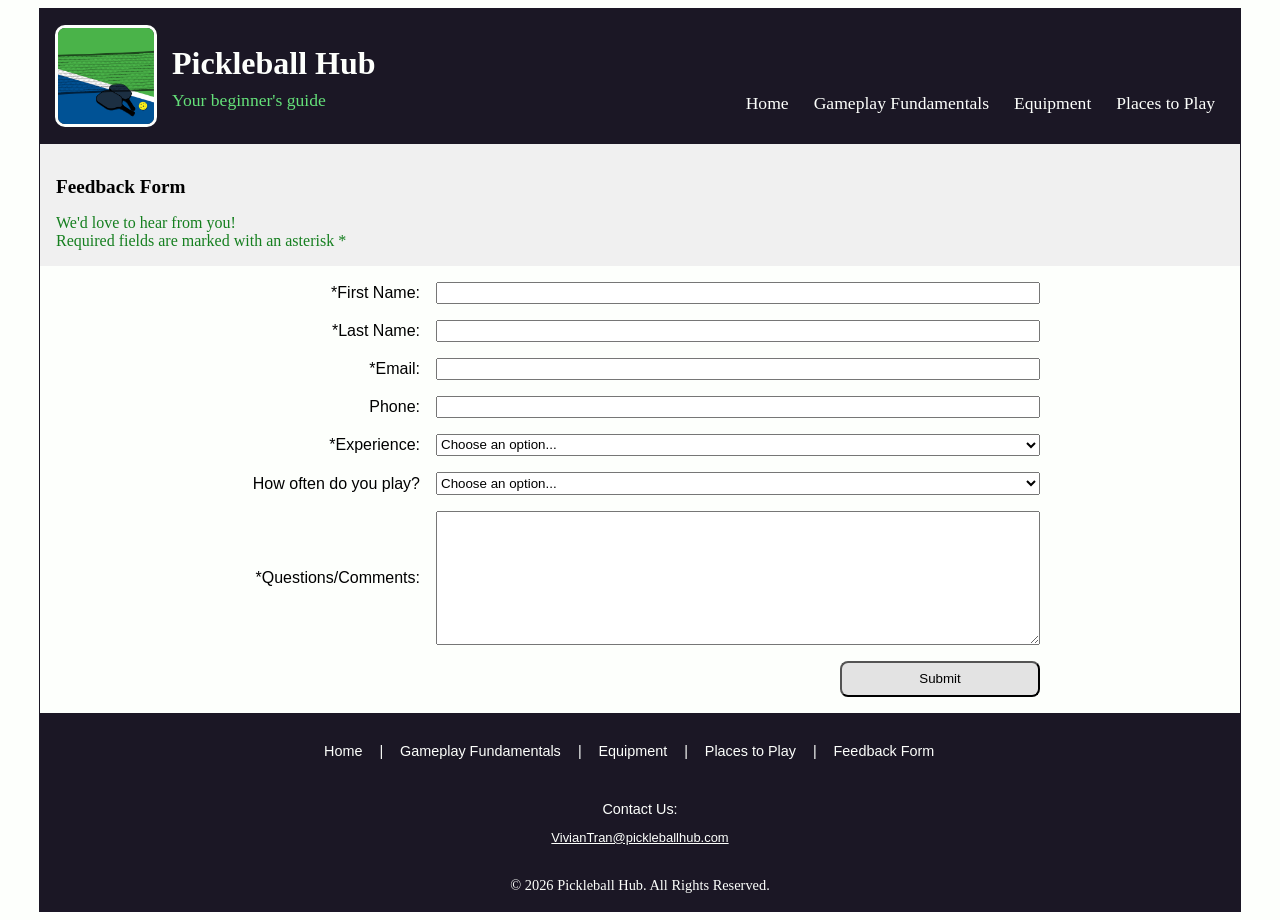
<file: feedback.html>
<!DOCTYPE html>
<html lang="en">

<head>
    <meta charset="utf-8">
    <meta name="viewport" content="width=device-width, initial-scale=1.0">
    <meta name="description" content="Share your feedback about Pickleball Hub. Contact us with questions, comments, or suggestions.">

    <!-- Google tag (gtag.js) -->
    <script async src="https://www.googletagmanager.com/gtag/js?id=G-40L77C23T0"></script>
    <script>
        window.dataLayer = window.dataLayer || [];
        function gtag(){dataLayer.push(arguments);}
        gtag('js', new Date());
        gtag('config', 'G-40L77C23T0');
    </script>
    
    <title>Pickleball Hub :: Feedback</title>
    <link rel="stylesheet" href="styles.css">
</head>

<body>
    <div class="page-wrapper">
        <!-- Header -->
        <header class="header">
            <div class="header-content">
                <a href="index.html" class="left-group home-link">
                    <img src="media-home/logo.png" alt="Pickleball Hub Logo" class="logo">

                    <div class="title-group">
                        <h1>Pickleball Hub</h1>
                        <p class="tagline">Your beginner's guide</p>
                    </div>
                </a>

                <button class="menu-toggle">
                    <img src="media-home/bars-solid.png" alt="Menu Bar">
                    <span class="menu-label">Menu</span>
                </button>
            </div>

            <!-- Navigation -->
            <nav>
                <ul class="nav-links">
                    <li><a href="index.html">Home</a></li>
                    <li><a href="gameplay-fundamentals.html">Gameplay Fundamentals</a></li>
                    <li><a href="equipment.html">Equipment</a></li>
                    <li><a href="places-to-play.html">Places to Play</a></li>
                </ul>
            </nav>
        </header>

        <main>
            <!-- Hero Section -->
            <section class="information-section">
                <div class="hero">
                    <h2>Feedback Form</h2>
                    <p class="description">
                        We'd love to hear from you!<br>
                        Required fields are marked with an asterisk *
                    </p>
                </div>
            </section>

            <!-- Feedback Form -->
            <form id="feedback-form" action="#">
                <label for="firstName">*First Name:</label>
                <input type="text" id="firstName" name="firstName" required>

                <label for="lastName">*Last Name:</label>
                <input type="text" id="lastName" name="lastName" required>

                <label for="email">*Email:</label>
                <input type="email" id="email" name="email" required>

                <label for="phone">Phone:</label>
                <input type="tel" id="phone" name="phone" pattern="\d{10}" title="Enter a 10-digit phone number (numbers only)">

                <label for="experience">*Experience:</label>
                <select id="experience" name="experience" required>
                    <option value="" disabled selected>Choose an option...</option>
                    <option value="Beginner">Beginner</option>
                    <option value="Casual Player">Casual Player</option>
                    <option value="Competitive Player">Competitive Player</option>
                </select>

                <label for="frequency">How often do you play?</label>
                <select id="frequency" name="frequency">
                    <option value="" disabled selected>Choose an option...</option>
                    <option value="Several times a week">Several times a week</option>
                    <option value="Once a week">Once a week</option>
                    <option value="Once a month">Once a month</option>
                    <option value="Rarely">Rarely</option>
                </select>

                <label for="comments">*Questions/Comments:</label>
                <textarea id="comments" name="comments" rows="8" required></textarea>

                <input type="submit" value="Submit">
            </form>

            <div id="form-message" class="hidden"></div>
        </main>

        <!-- Footer -->
        <footer class="footer">
            <div class="footer-wrapper">
                <div class="footer-pages">
                    <h3>Pages</h3>
                    <a href="index.html">Home</a>
                    <a href="gameplay-fundamentals.html">Gameplay Fundamentals</a>
                    <a href="equipment.html">Equipment</a>
                    <a href="places-to-play.html">Places to Play</a>
                    <a href="feedback.html" class="feedback-pages">Feedback Form</a>
                </div>

                <div class="footer-extra">
                    <h3>Extras</h3>
                    <a href="feedback.html" class="feedback-extra">Feedback Form</a>

                    <p class="footer-contact">
                        Contact Us: 
                        <a href="mailto:VivianTran@pickleballhub.com">VivianTran@pickleballhub.com</a>
                    </p>
                </div>
            </div>

            <p class="footer-copy">
                &copy; 2026 Pickleball Hub. All Rights Reserved.
            </p>
        </footer>
    </div>

    <!-- Javascript for Navigation -->
    <script>
        const menuButton = document.querySelector('.menu-toggle');
        const navLinks = document.querySelector('.nav-links');
        menuButton.addEventListener('click', () => {
            navLinks.classList.toggle('open');
        });

        // Close dropdown when clicking outside
        document.addEventListener('click', (event) => {
            if (!menuButton.contains(event.target) && !navLinks.contains(event.target)) {
                navLinks.classList.remove('open');
            }
        });

        // Highlight current page link
        const currentPage = window.location.pathname.split('/').pop();
        const navItems = document.querySelectorAll('.nav-links li a');
        navItems.forEach(item => {
            if (item.getAttribute('href') === currentPage) {
                item.classList.add('active');
            }
        });
    </script>

    <!-- Javascript for Submit Feedback -->
    <script>
        const form = document.getElementById('feedback-form');
        const messageBox = document.getElementById('form-message');

        form.addEventListener('submit', function(event) {
            event.preventDefault();

            form.reset();

            messageBox.textContent = "Form submitted! We will be contacting you soon.";
            messageBox.classList.remove('hidden');

            setTimeout(() => {
                messageBox.classList.add('hidden');
            }, 3000);
        });
    </script>

</body>
</file>
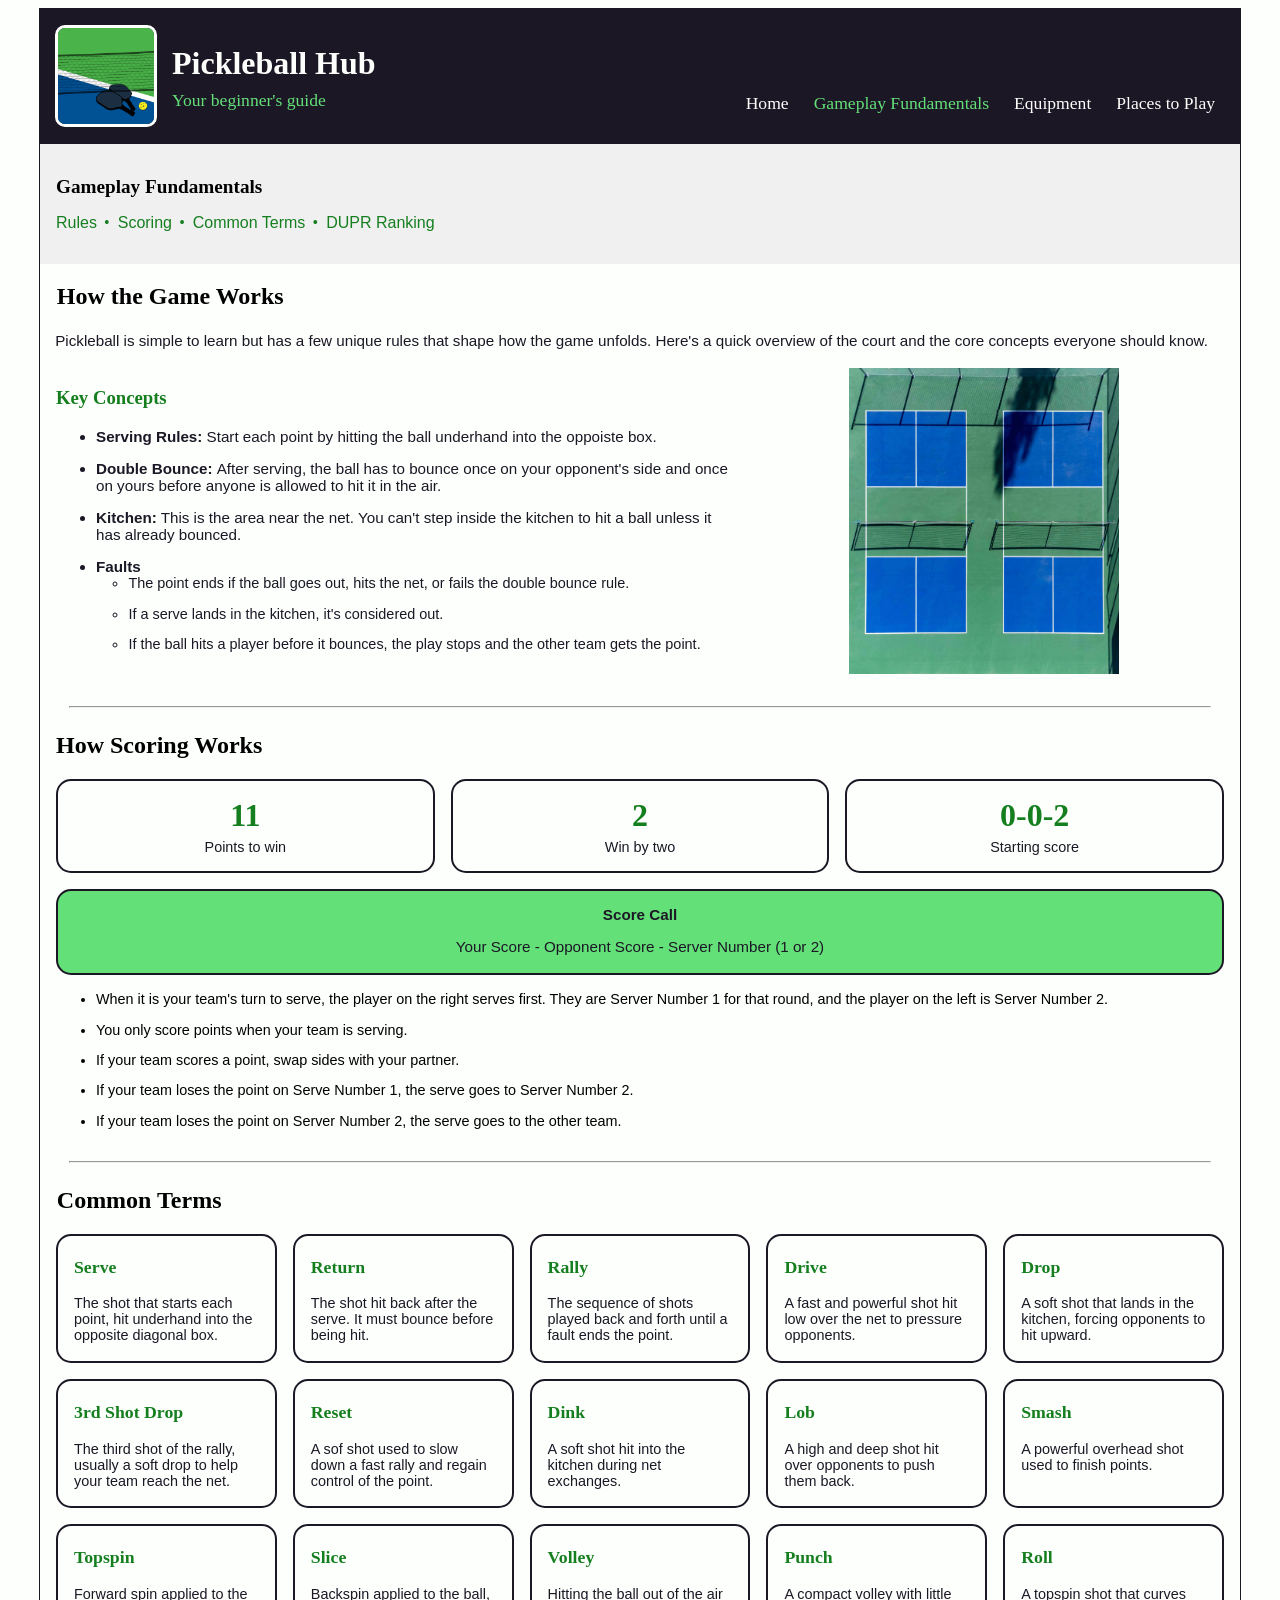
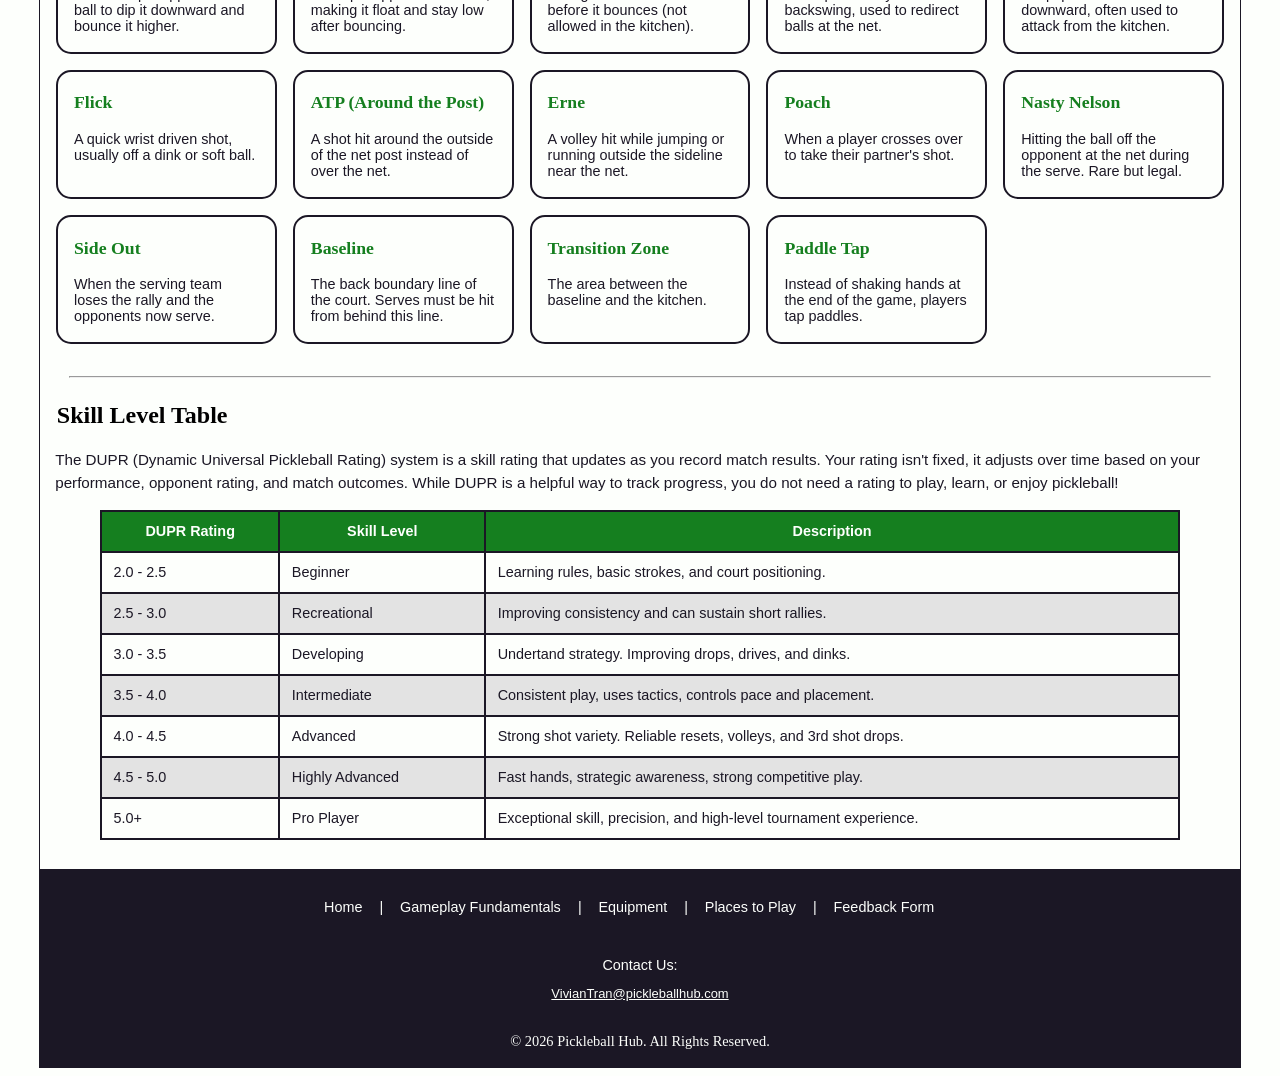
<file: gameplay-fundamentals.html>
<!DOCTYPE html>
<html lang="en">

<head>
    <meta charset="utf-8">
    <meta name="viewport" content="width=device-width, initial-scale=1.0">
    <meta name="description" content="Beginner-friendly guide to pickleball gameplay fundamentals, including rules, scoring, terminology, and DUPR rankings for new players.">

    <!-- Google tag (gtag.js) -->
    <script async src="https://www.googletagmanager.com/gtag/js?id=G-40L77C23T0"></script>
    <script>
        window.dataLayer = window.dataLayer || [];
        function gtag(){dataLayer.push(arguments);}
        gtag('js', new Date());
        gtag('config', 'G-40L77C23T0');
    </script>
    
    <title>Pickleball Hub :: Gameplay Fundamentals</title>
    <link rel="stylesheet" href="styles.css">
</head>

<body>
    <div class="page-wrapper">
        <!-- Header -->
        <header class="header">
            <div class="header-content">
                <a href="index.html" class="left-group home-link">
                    <img src="media-home/logo.png" alt="Pickleball Hub Logo" class="logo">

                    <div class="title-group">
                        <h1>Pickleball Hub</h1>
                        <p class="tagline">Your beginner's guide</p>
                    </div>
                </a>

                <button class="menu-toggle">
                    <img src="media-home/bars-solid.png" alt="Menu Bar">
                    <span class="menu-label">Menu</span>
                </button>
            </div>

            <!-- Navigation -->
            <nav>
                <ul class="nav-links">
                    <li><a href="index.html">Home</a></li>
                    <li><a href="gameplay-fundamentals.html">Gameplay Fundamentals</a></li>
                    <li><a href="equipment.html">Equipment</a></li>
                    <li><a href="places-to-play.html">Places to Play</a></li>
                </ul>
            </nav>
        </header>

        <main>
            <!-- Hero Section -->
            <section class="hero-wrapper fundamentals-hero">
                <div class="hero">
                    <h2>Gameplay Fundamentals</h2>
                    <div class="stats">
                        <div class="stat">
                            <a href="#rules" class="label">Rules</a>
                        </div>

                        <div class="stat">
                            <a href="#scoring" class="label">Scoring</a>
                        </div>

                        <div class="stat">
                            <a href="#terminology" class="label">Common Terms</a>
                        </div>

                        <div class="stat">
                            <a href="#dupr" class="label">DUPR Ranking</a>
                        </div>
                    </div>
                </div>
            </section>

            <!-- Rules Section -->
            <section class="rules-overview">
                <h2 id="rules" class="learn-title">How the Game Works</h2>

                <p class="rules-intro">
                    Pickleball is simple to learn but has a few unique rules that shape how the game unfolds.
                    Here's a quick overview of the court and the core concepts everyone should know.
                </p>

                <div class="rules-layout">
                    <div class="rules-photo">
                        <img src="media-gameplay-fundamentals/pickleball-court.jpg" alt="Pickleball Court" width="400" height="454" loading="lazy">
                    </div>

                    <div class="rules-text">
                        <h3>Key Concepts</h3>
                        <ul>
                            <li>
                                <strong>Serving Rules: </strong>
                                Start each point by hitting the ball underhand into the oppoiste box.
                            </li>

                            <li>
                                <strong>Double Bounce: </strong>
                                After serving, the ball has to bounce once on your opponent's side and once on yours before anyone is allowed to hit it in the air.
                            </li>

                            <li>
                                <strong>Kitchen:</strong>
                                This is the area near the net. You can't step inside the kitchen to hit a ball unless it has already bounced.
                            </li>

                            <li>
                                <strong>Faults</strong>
                                <ul class="sub-faults">
                                    <li>The point ends if the ball goes out, hits the net, or fails the double bounce rule.</li>
                                    <li>If a serve lands in the kitchen, it's considered out.</li>
                                    <li>If the ball hits a player before it bounces, the play stops and the other team gets the point.</li>
                                </ul>
                            </li>
                        </ul>
                    </div>
                </div>
            </section>

            <hr class="section-divider">

            <!-- Scoring Section -->
            <section class="scoring-section">
                <h2 id="scoring" class="learn-title">How Scoring Works</h2>

                <div class="scoring-boxes">
                    <div class="score-box">
                        <span class="score-number">11</span>
                        <span class="score-label">Points to win</span>
                    </div>

                    <div class="score-box">
                        <span class="score-number">2</span>
                        <span class="score-label">Win by two</span>
                    </div>

                    <div class="score-box">
                        <span class="score-number">0-0-2</span>
                        <span class="score-label">Starting score</span>
                    </div>
                </div>

                <div class="score-callout">
                    <strong>Score Call</strong>
                    <p>Your Score - Opponent Score - Server Number (1 or 2)</p>
                </div>

                <div class="scoring-explainer">
                    <ul>
                        <li>When it is your team's turn to serve, the player on the right serves first. They are Server Number 1 for that round, and the player on the left is Server Number 2.</li>
                        <li>You only score points when your team is serving.</li>
                        <li>If your team scores a point, swap sides with your partner.</li>
                        <li>If your team loses the point on Serve Number 1, the serve goes to Server Number 2.</li>
                        <li>If your team loses the point on Server Number 2, the serve goes to the other team.</li>
                    </ul>
                </div>
            </section>

            <hr class="section-divider">

            <!-- Common Terminology Section -->
            <section class="terms-section">
                <h2 id="terminology" class="learn-title">Common Terms</h2>

                <div class="term-grid">
                    <div class="term-card">
                        <h3>Serve</h3>
                        <p>The shot that starts each point, hit underhand into the opposite diagonal box.</p>
                    </div>

                    <div class="term-card">
                        <h3>Return</h3>
                        <p>The shot hit back after the serve. It must bounce before being hit.</p>
                    </div>

                    <div class="term-card">
                        <h3>Rally</h3>
                        <p>The sequence of shots played back and forth until a fault ends the point.</p>
                    </div>

                    <div class="term-card">
                        <h3>Drive</h3>
                        <p>A fast and powerful shot hit low over the net to pressure opponents.</p>
                    </div>

                    <div class="term-card">
                        <h3>Drop</h3>
                        <p>A soft shot that lands in the kitchen, forcing opponents to hit upward.</p>
                    </div>

                    <div class="term-card">
                        <h3>3rd Shot Drop</h3>
                        <p>The third shot of the rally, usually a soft drop to help your team reach the net.</p>
                    </div>

                    <div class="term-card">
                        <h3>Reset</h3>
                        <p>A sof shot used to slow down a fast rally and regain control of the point.</p>
                    </div>

                    <div class="term-card">
                        <h3>Dink</h3>
                        <p>A soft shot hit into the kitchen during net exchanges.</p>
                    </div>

                    <div class="term-card">
                        <h3>Lob</h3>
                        <p>A high and deep shot hit over opponents to push them back.</p>
                    </div>

                    <div class="term-card">
                        <h3>Smash</h3>
                        <p>A powerful overhead shot used to finish points.</p>
                    </div>

                    <div class="term-card">
                        <h3>Topspin</h3>
                        <p>Forward spin applied to the ball to dip it downward and bounce it higher.</p>
                    </div>

                    <div class="term-card">
                        <h3>Slice</h3>
                        <p>Backspin applied to the ball, making it float and stay low after bouncing.</p>
                    </div>

                    <div class="term-card">
                        <h3>Volley</h3>
                        <p>Hitting the ball out of the air before it bounces (not allowed in the kitchen).</p>
                    </div>

                    <div class="term-card">
                        <h3>Punch</h3>
                        <p>A compact volley with little backswing, used to redirect balls at the net.</p>
                    </div>

                    <div class="term-card">
                        <h3>Roll</h3>
                        <p>A topspin shot that curves downward, often used to attack from the kitchen.</p>
                    </div>

                    <div class="term-card">
                        <h3>Flick</h3>
                        <p>A quick wrist driven shot, usually off a dink or soft ball.</p>
                    </div>

                    <div class="term-card">
                        <h3>ATP (Around the Post)</h3>
                        <p>A shot hit around the outside of the net post instead of over the net.</p>
                    </div>

                    <div class="term-card">
                        <h3>Erne</h3>
                        <p>A volley hit while jumping or running outside the sideline near the net.</p>
                    </div>

                    <div class="term-card">
                        <h3>Poach</h3>
                        <p>When a player crosses over to take their partner's shot.</p>
                    </div>

                    <div class="term-card">
                        <h3>Nasty Nelson</h3>
                        <p>Hitting the ball off the opponent at the net during the serve. Rare but legal.</p>
                    </div>

                    <div class="term-card">
                        <h3>Side Out</h3>
                        <p>When the serving team loses the rally and the opponents now serve.</p>
                    </div>

                    <div class="term-card">
                        <h3>Baseline</h3>
                        <p>The back boundary line of the court. Serves must be hit from behind this line.</p>
                    </div>

                    <div class="term-card">
                        <h3>Transition Zone</h3>
                        <p>The area between the baseline and the kitchen.</p>
                    </div>

                    <div class="term-card">
                        <h3>Paddle Tap</h3>
                        <p>Instead of shaking hands at the end of the game, players tap paddles.</p>
                    </div>
                </div>
            </section>

            <hr class="section-divider">

            <!-- DUPR Section -->
            <section class="dupr-section">
                <h2 id="dupr" class="learn-title">Skill Level Table</h2>

                <p class="dupr-description">
                    The DUPR (Dynamic Universal Pickleball Rating) system is a skill rating that updates as you
                    record match results. Your rating isn't fixed, it adjusts over time based on your performance, 
                    opponent rating, and match outcomes. While DUPR is a helpful way to track progress, you do not
                    need a rating to play, learn, or enjoy pickleball!
                </p>

                <table class="dupr-table">
                    <thead>
                        <tr>
                            <th>DUPR Rating</th>
                            <th>Skill Level</th>
                            <th>Description</th>
                        </tr>
                    </thead>

                    <tbody>
                        <tr>
                            <td>2.0 - 2.5</td>
                            <td>Beginner</td>
                            <td>Learning rules, basic strokes, and court positioning.</td>
                        </tr>

                        <tr>
                            <td>2.5 - 3.0</td>
                            <td>Recreational</td>
                            <td>Improving consistency and can sustain short rallies.</td>
                        </tr>

                        <tr>
                            <td>3.0 - 3.5</td>
                            <td>Developing</td>
                            <td>Undertand strategy. Improving drops, drives, and dinks.</td>
                        </tr>

                        <tr>
                            <td>3.5 - 4.0</td>
                            <td>Intermediate</td>
                            <td>Consistent play, uses tactics, controls pace and placement.</td>
                        </tr>

                        <tr>
                            <td>4.0 - 4.5</td>
                            <td>Advanced</td>
                            <td>Strong shot variety. Reliable resets, volleys, and 3rd shot drops.</td>
                        </tr>

                        <tr>
                            <td>4.5 - 5.0</td>
                            <td>Highly Advanced</td>
                            <td>Fast hands, strategic awareness, strong competitive play.</td>
                        </tr>

                        <tr>
                            <td>5.0+</td>
                            <td>Pro Player</td>
                            <td>Exceptional skill, precision, and high-level tournament experience.</td>
                        </tr>
                    </tbody>
                </table>
            </section>
        </main>

        <!-- Footer -->
        <footer class="footer">
            <div class="footer-wrapper">
                <div class="footer-pages">
                    <h3>Pages</h3>
                    <a href="index.html">Home</a>
                    <a href="gameplay-fundamentals.html">Gameplay Fundamentals</a>
                    <a href="equipment.html">Equipment</a>
                    <a href="places-to-play.html">Places to Play</a>
                    <a href="feedback.html" class="feedback-pages">Feedback Form</a>
                </div>

                <div class="footer-extra">
                    <h3>Extras</h3>
                    <a href="feedback.html" class="feedback-extra">Feedback Form</a>

                    <p class="footer-contact">
                        Contact Us: 
                        <a href="mailto:VivianTran@pickleballhub.com">VivianTran@pickleballhub.com</a>
                    </p>
                </div>
            </div>

            <p class="footer-copy">
                &copy; 2026 Pickleball Hub. All Rights Reserved.
            </p>
        </footer>
    </div>

    <!-- Javascript for Navigation -->
    <script>
        const menuButton = document.querySelector('.menu-toggle');
        const navLinks = document.querySelector('.nav-links');
        menuButton.addEventListener('click', () => {
            navLinks.classList.toggle('open');
        });

        // Close dropdown when clicking outside
        document.addEventListener('click', (event) => {
            if (!menuButton.contains(event.target) && !navLinks.contains(event.target)) {
                navLinks.classList.remove('open');
            }
        });

        // Highlight current page link
        const currentPage = window.location.pathname.split('/').pop();
        const navItems = document.querySelectorAll('.nav-links li a');
        navItems.forEach(item => {
            if (item.getAttribute('href') === currentPage) {
                item.classList.add('active');
            }
        });
    </script>
</body>
</file>
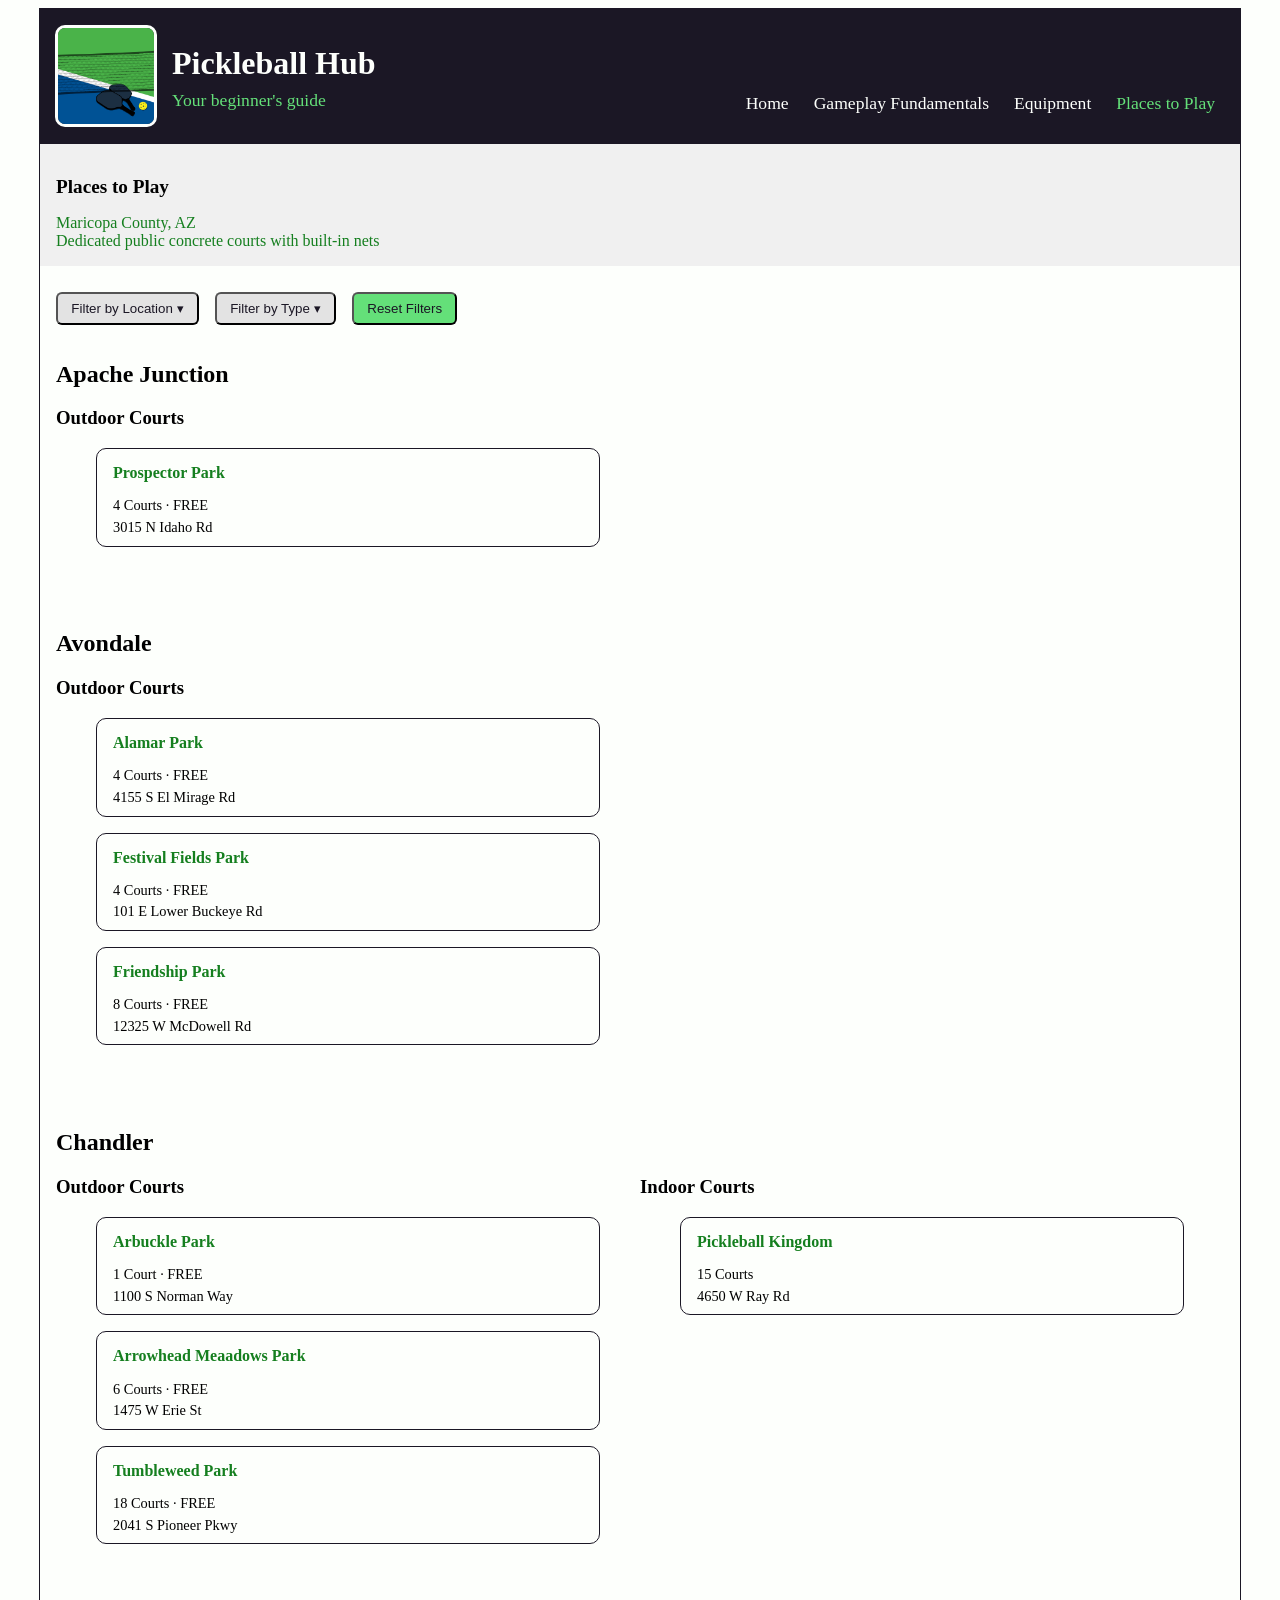
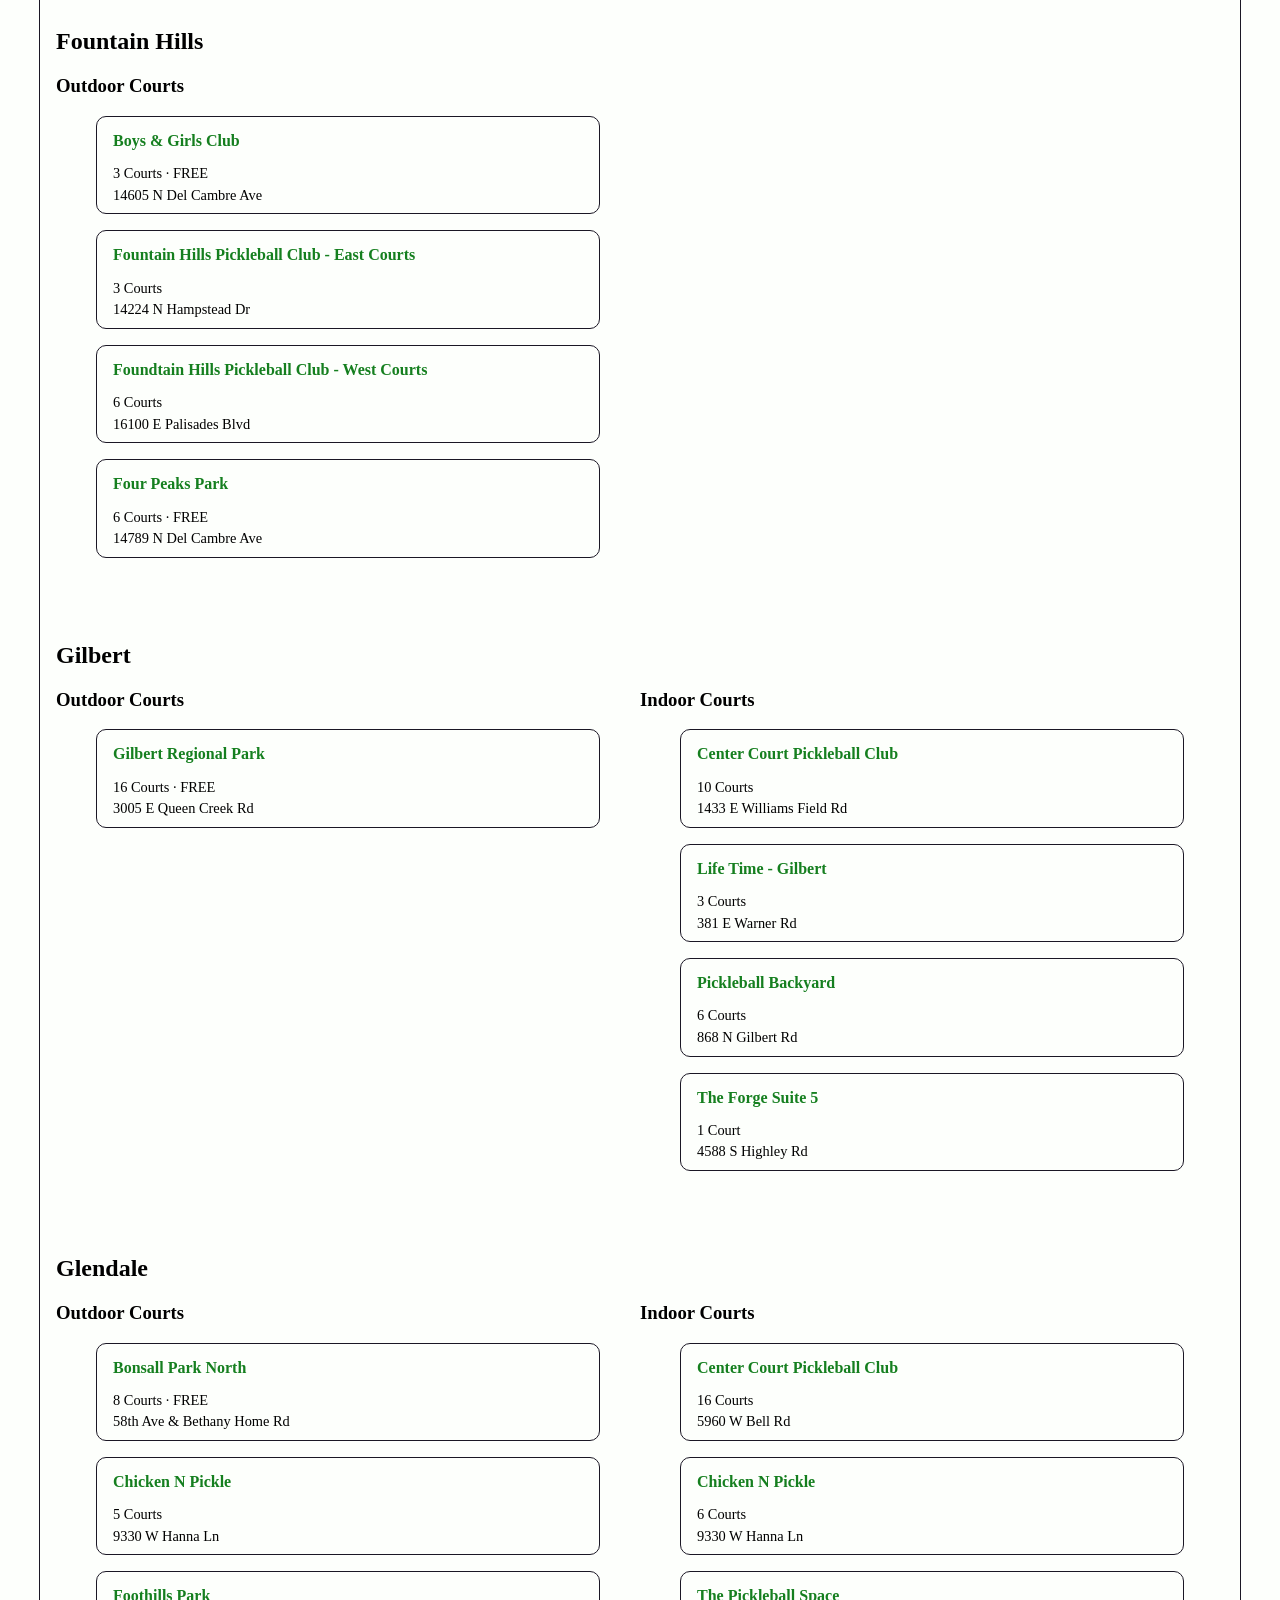
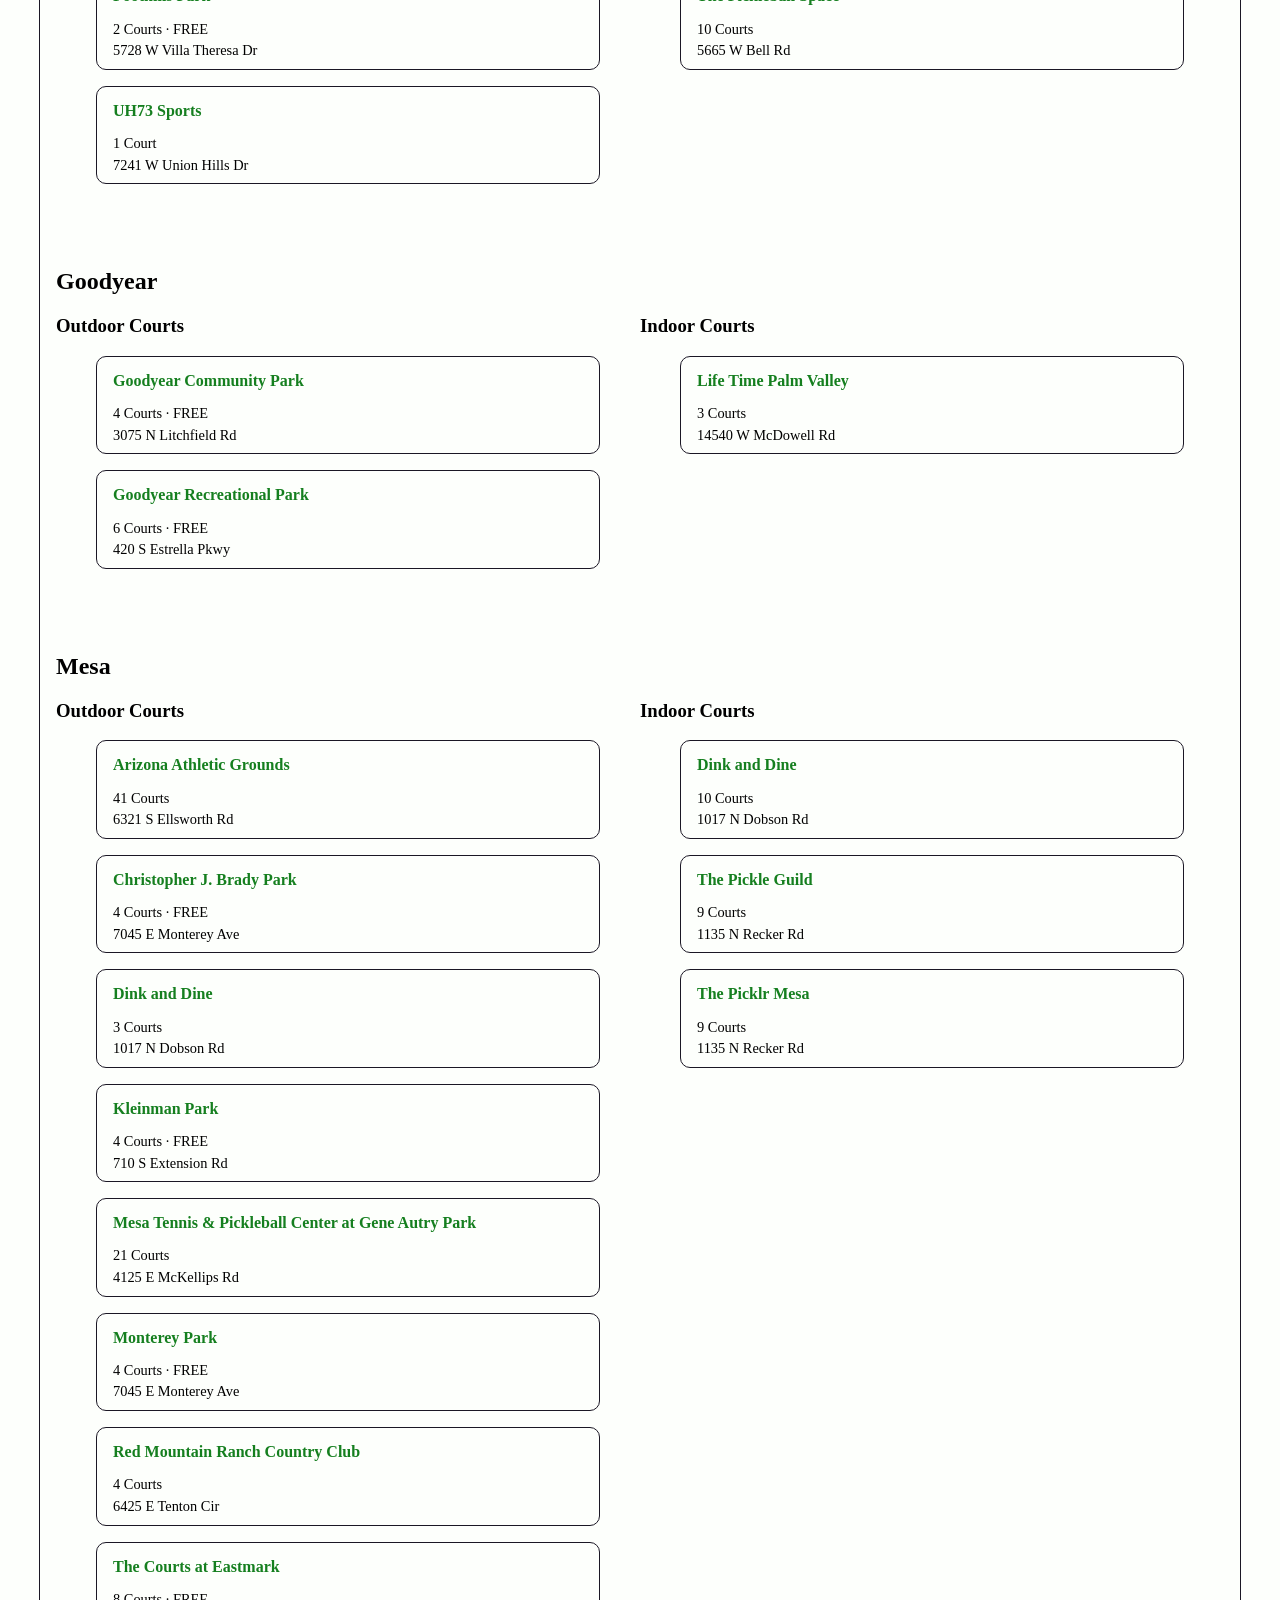
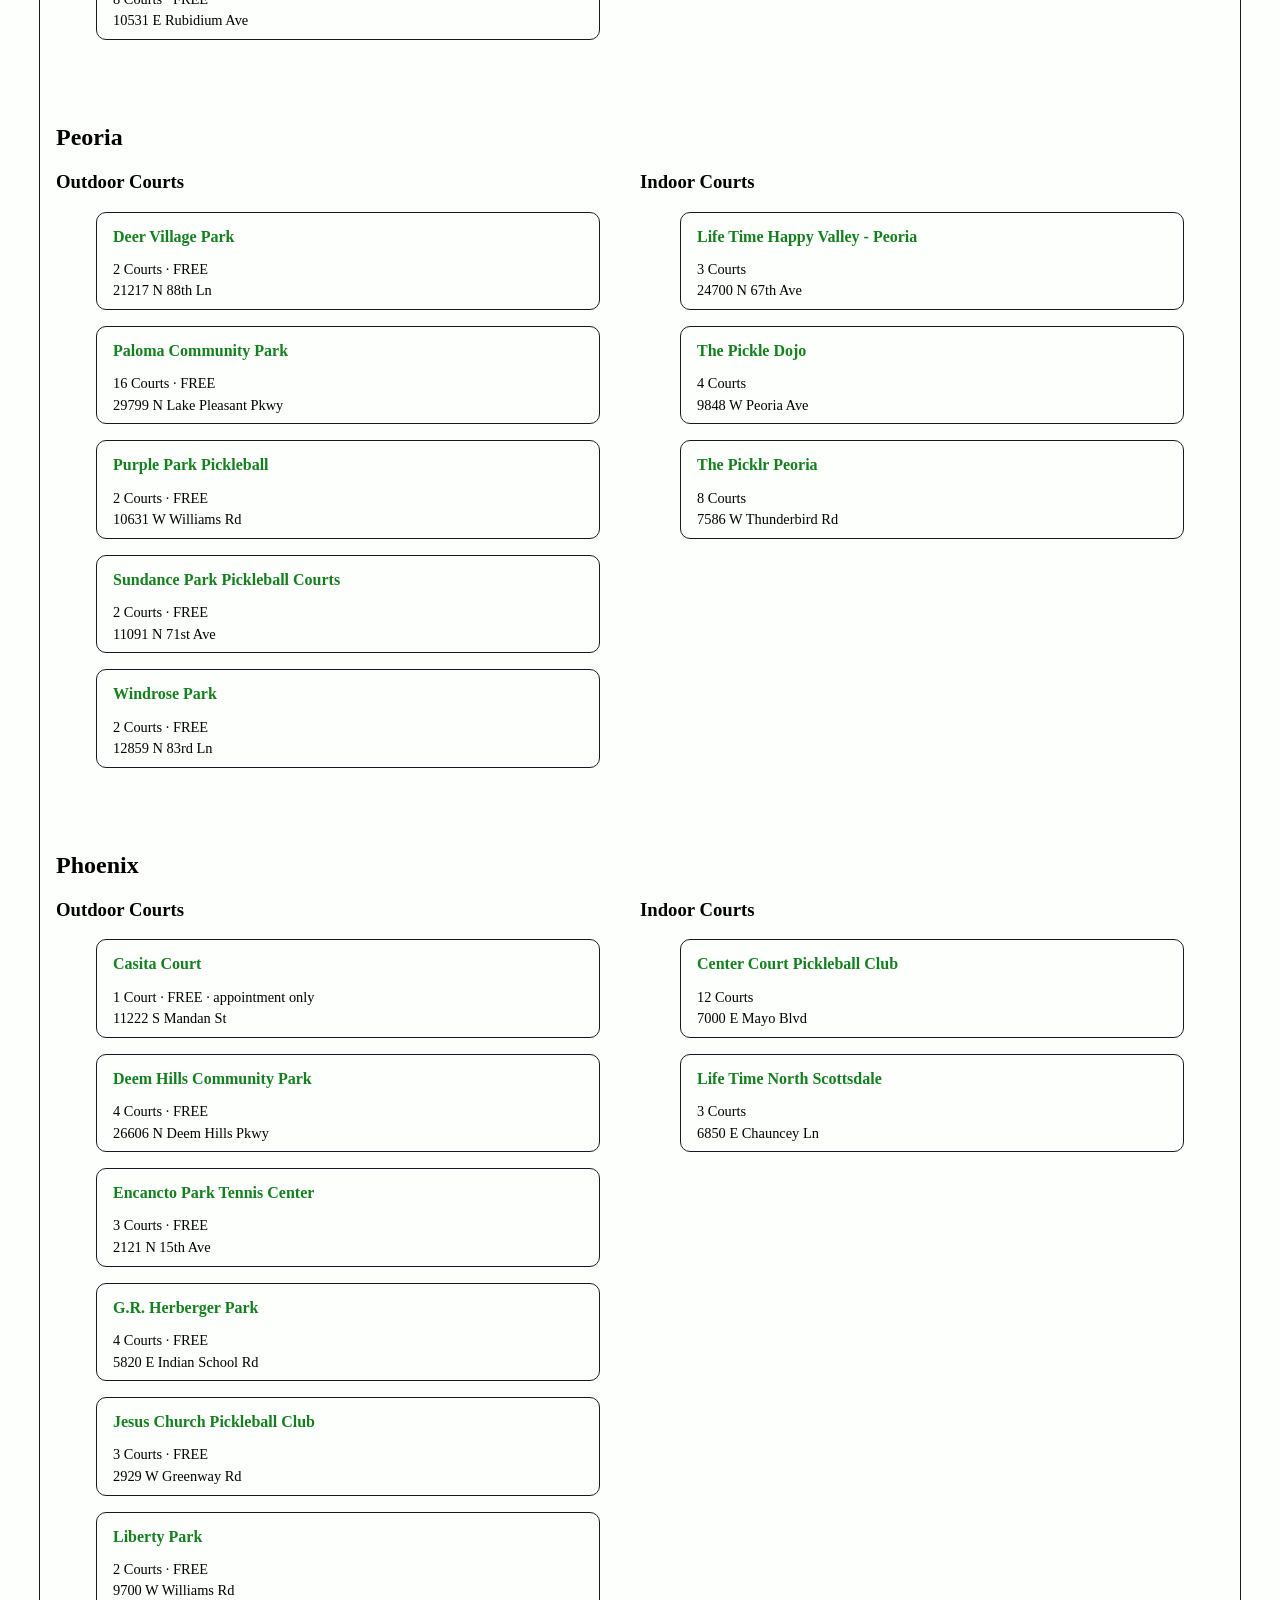
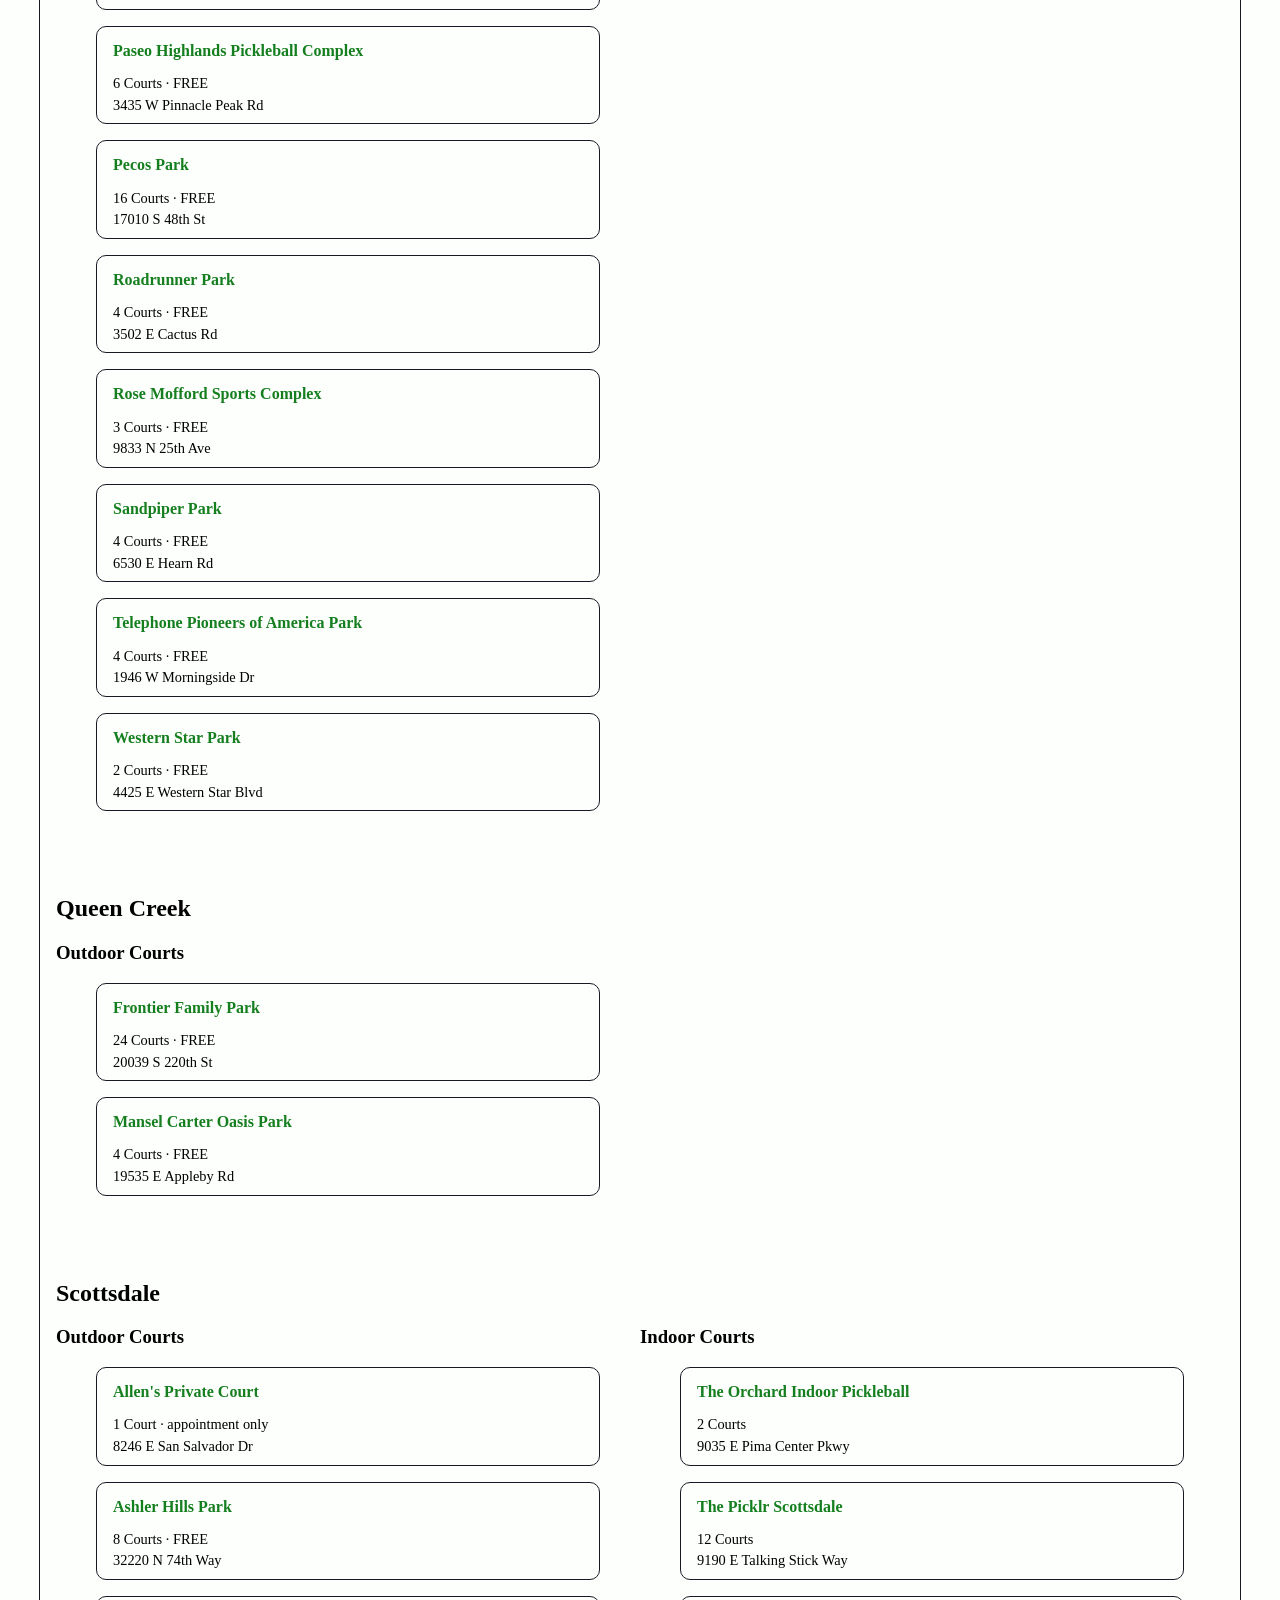
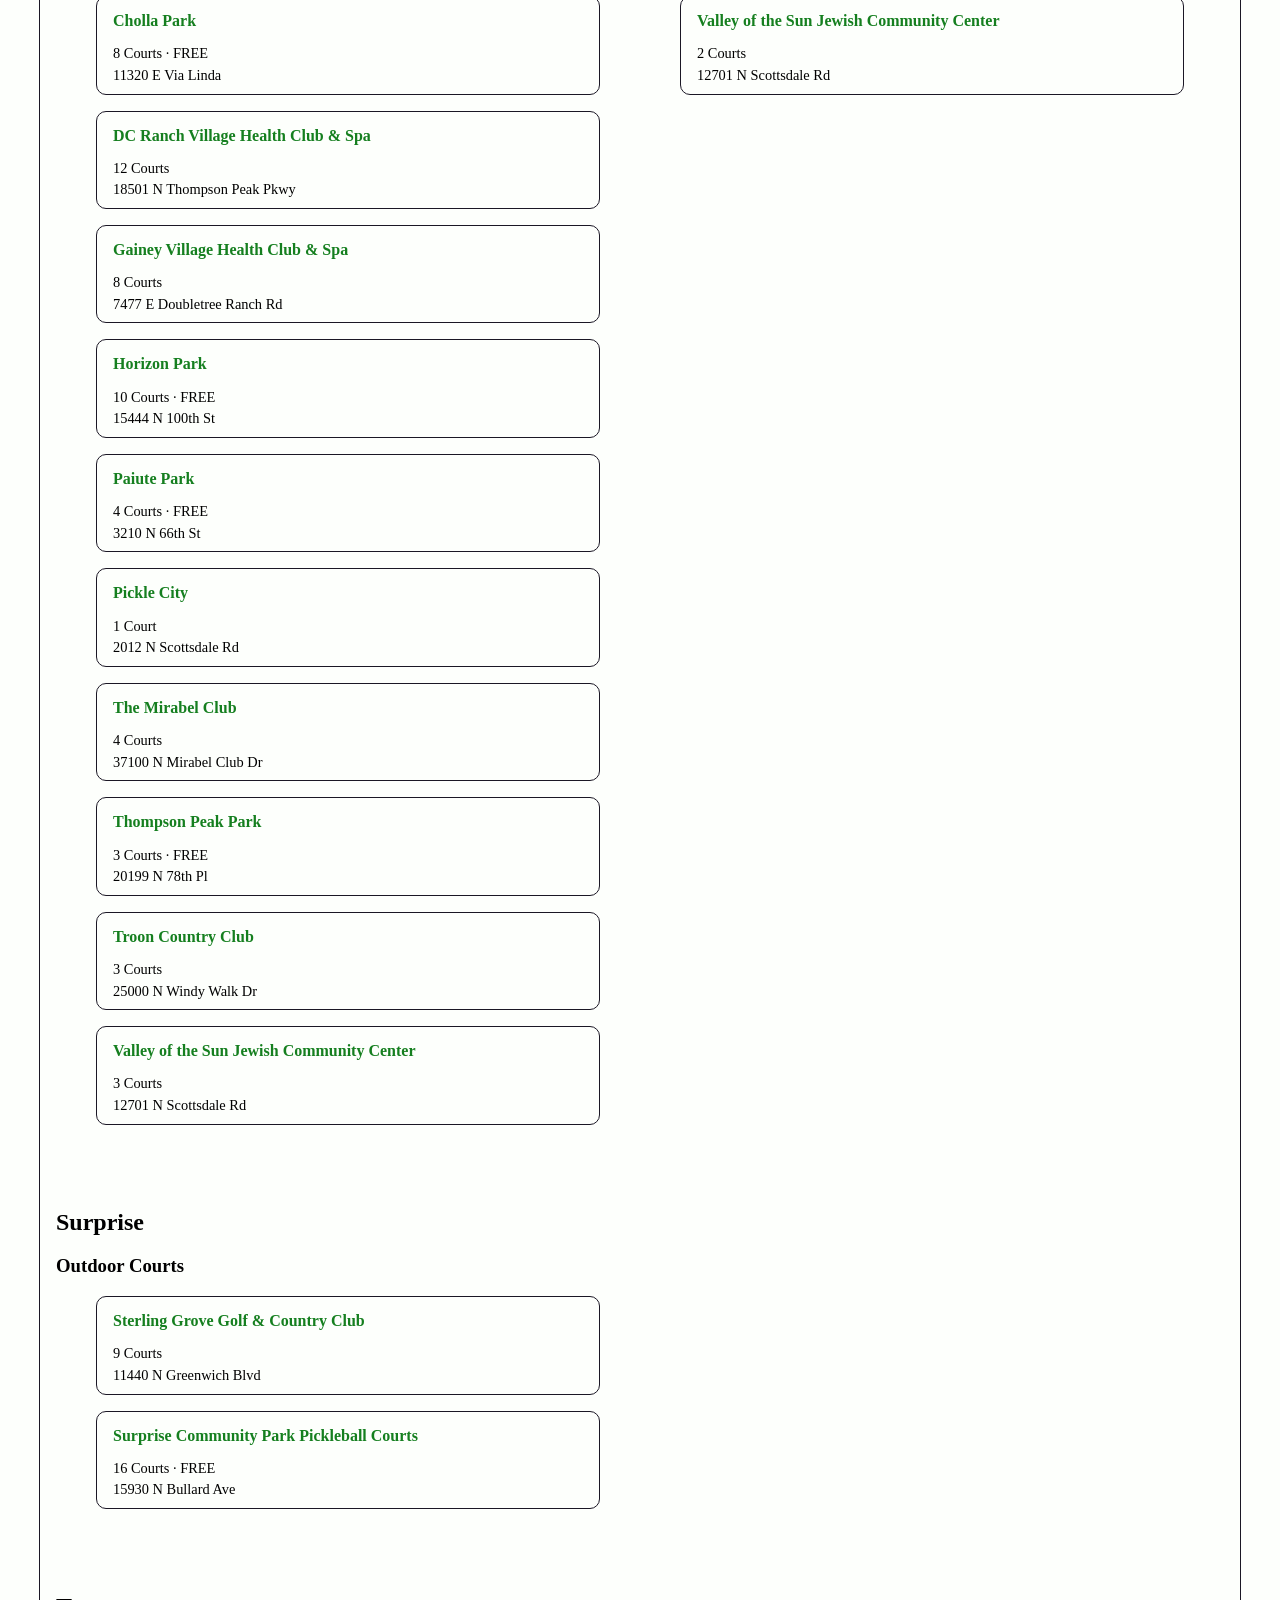
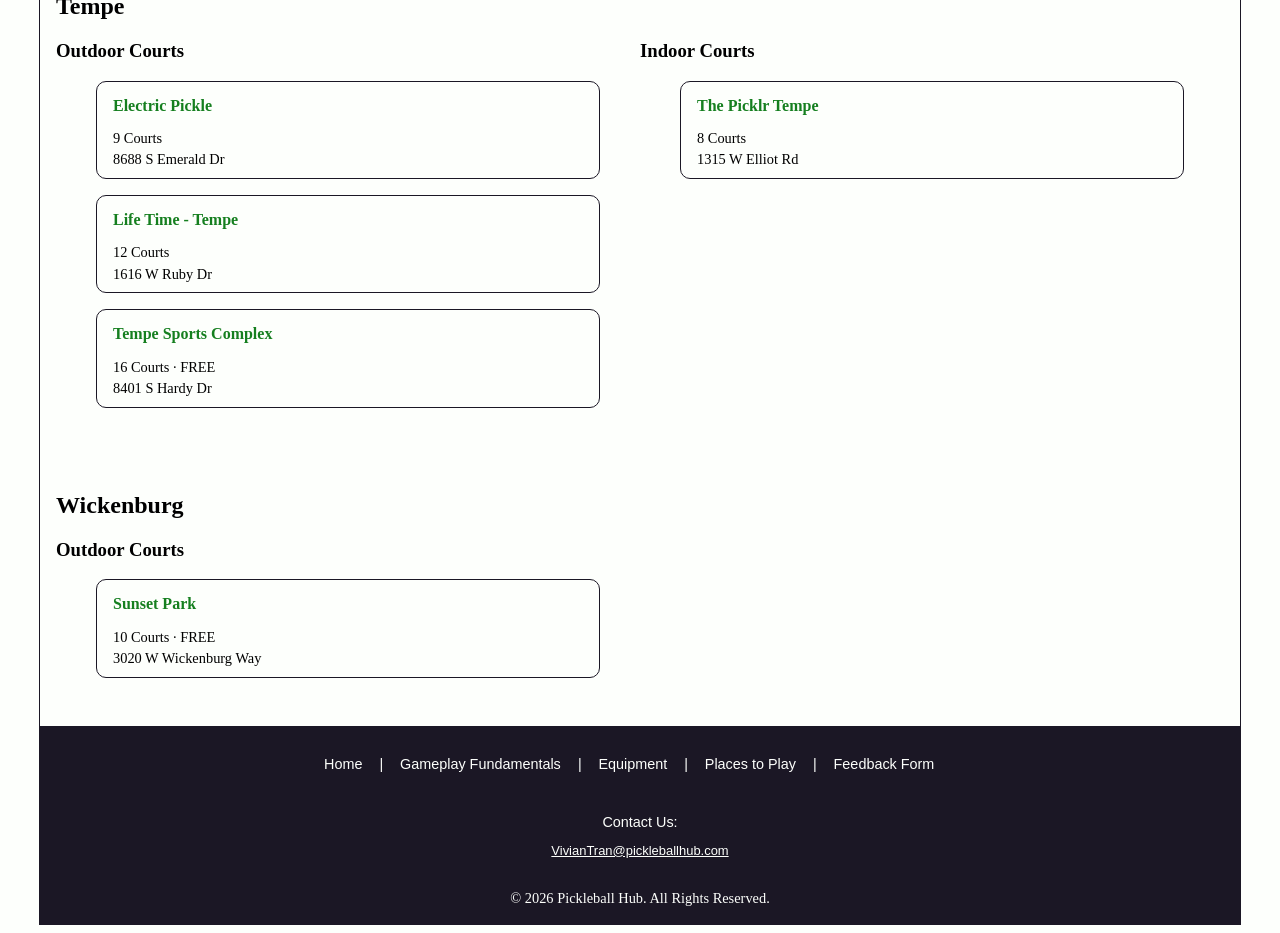
<file: places-to-play.html>
<!DOCTYPE html>
<html lang="en">

<head>
    <meta charset="utf-8">
    <meta name="viewport" content="width=device-width, initial-scale=1.0">
    <meta name="description" content="Find pickleball courts in Maricopa County, AZ. Indoor and outdoor locations with addresses and court counts.">

    <!-- Google tag (gtag.js) -->
    <script async src="https://www.googletagmanager.com/gtag/js?id=G-40L77C23T0"></script>
    <script>
        window.dataLayer = window.dataLayer || [];
        function gtag(){dataLayer.push(arguments);}
        gtag('js', new Date());
        gtag('config', 'G-40L77C23T0');
    </script>
    
    <title>Pickleball Hub :: Places to Play</title>
    <link rel="stylesheet" href="styles.css">
</head>

<body>
    <div class="page-wrapper">
        <!-- Header -->
        <header class="header">
            <div class="header-content">
                <a href="index.html" class="left-group home-link">
                    <img src="media-home/logo.png" alt="Pickleball Hub Logo" class="logo">

                    <div class="title-group">
                        <h1>Pickleball Hub</h1>
                        <p class="tagline">Your beginner's guide</p>
                    </div>
                </a>

                <button class="menu-toggle">
                    <img src="media-home/bars-solid.png" alt="Menu Bar">
                    <span class="menu-label">Menu</span>
                </button>
            </div>

            <!-- Navigation -->
            <nav>
                <ul class="nav-links">
                    <li><a href="index.html">Home</a></li>
                    <li><a href="gameplay-fundamentals.html">Gameplay Fundamentals</a></li>
                    <li><a href="equipment.html">Equipment</a></li>
                    <li><a href="places-to-play.html">Places to Play</a></li>
                </ul>
            </nav>
        </header>

        <main>
            <!-- Hero Section -->
            <section class="information-section">
                <div class="hero">
                    <h2>Places to Play</h2>
                    <p class="description">
                        Maricopa County, AZ<br>
                        Dedicated public concrete courts with built-in nets
                    </p>
                </div>
            </section>

            <!-- Filtering -->
            <div class="filters-container">
                <div class="filter-dropdown">
                    <button class="filter-btn">Filter by Location ▾</button>
                    <div class="filter-menu">
                        <label><input type="checkbox" class="filter-city" value="Apache Junction"> Apache Junction</label>
                        <label><input type="checkbox" class="filter-city" value="Avondale"> Avondale</label>
                        <label><input type="checkbox" class="filter-city" value="Chandler"> Chandler</label>
                        <label><input type="checkbox" class="filter-city" value="Fountain Hills"> Fountain Hills</label>
                        <label><input type="checkbox" class="filter-city" value="Gilbert"> Gilbert</label>
                        <label><input type="checkbox" class="filter-city" value="Glendale"> Glendale</label>
                        <label><input type="checkbox" class="filter-city" value="Goodyear"> Goodyear</label>
                        <label><input type="checkbox" class="filter-city" value="Mesa"> Mesa</label>
                        <label><input type="checkbox" class="filter-city" value="Peoria"> Peoria</label>
                        <label><input type="checkbox" class="filter-city" value="Phoenix"> Phoenix</label>
                        <label><input type="checkbox" class="filter-city" value="Queen Creek"> Queen Creek</label>
                        <label><input type="checkbox" class="filter-city" value="Scottsdale"> Scottsdale</label>
                        <label><input type="checkbox" class="filter-city" value="Surprise"> Surprise</label>
                        <label><input type="checkbox" class="filter-city" value="Tempe"> Tempe</label>
                        <label><input type="checkbox" class="filter-city" value="Wickenburg"> Wickenburg</label>
                    </div>
                </div>

                <div class="filter-dropdown">
                    <button class="filter-btn">Filter by Type ▾</button>
                    <div class="filter-menu">
                        <label><input type="checkbox" class="filter-type" value="free"> FREE Courts</label>
                        <label><input type="checkbox" class="filter-type" value="outdoor"> Outdoor Courts</label>
                        <label><input type="checkbox" class="filter-type" value="indoor"> Indoor Courts</label>
                    </div>
                </div>

                <button id="resetFilters" class="reset-btn">Reset Filters</button>
            </div>

            <!-- Apache Junction -->
            <section class="location has-outdoor" data-city="Apache Junction">
                <h2>Apache Junction</h2>
                
                <div class="outdoor">
                    <h3>Outdoor Courts</h3>

                    <div class="location-card free">
                        <h4>Prospector Park</h4>
                        <p>4 Courts · FREE</p>
                        <p>3015 N Idaho Rd</p>
                    </div>
                </div>

                <div class="indoor">
                    <h3>Indoor Courts</h3>
                </div>
            </section>

            <!-- Avondale -->
            <section class="location has-outdoor" data-city="Avondale">
                <h2>Avondale</h2>
                
                <div class="outdoor">
                    <h3>Outdoor Courts</h3>

                    <div class="location-card free">
                        <h4>Alamar Park</h4>
                        <p>4 Courts · FREE</p>
                        <p>4155 S El Mirage Rd</p>
                    </div>

                    <div class="location-card free">
                        <h4>Festival Fields Park</h4>
                        <p>4 Courts · FREE</p>
                        <p>101 E Lower Buckeye Rd</p>
                    </div>

                    <div class="location-card free">
                        <h4>Friendship Park</h4>
                        <p>8 Courts · FREE</p>
                        <p>12325 W McDowell Rd</p>
                    </div>
                </div>

                <div class="indoor">
                    <h3>Indoor Courts</h3>
                </div>
            </section>

            <!-- Chandler -->
            <section class="location has-indoor has-outdoor" data-city="Chandler">
                <h2>Chandler</h2>
                
                <div class="outdoor">
                    <h3>Outdoor Courts</h3>

                    <div class="location-card free">
                        <h4>Arbuckle Park</h4>
                        <p>1 Court · FREE</p>
                        <p>1100 S Norman Way</p>
                    </div>

                    <div class="location-card free">
                        <h4>Arrowhead Meaadows Park</h4>
                        <p>6 Courts · FREE</p>
                        <p>1475 W Erie St</p>
                    </div>

                    <div class="location-card free">
                        <h4>Tumbleweed Park</h4>
                        <p>18 Courts · FREE</p>
                        <p>2041 S Pioneer Pkwy</p>
                    </div>
                </div>

                <div class="indoor">
                    <h3>Indoor Courts</h3>
                    <div class="location-card">
                        <h4>Pickleball Kingdom</h4>
                        <p>15 Courts</p>
                        <p>4650 W Ray Rd</p>
                    </div>
                </div>
            </section>

            <!-- Fountain Hills -->
            <section class="location has-outdoor" data-city="Fountain Hills">
                <h2>Fountain Hills</h2>
                
                <div class="outdoor">
                    <h3>Outdoor Courts</h3>

                    <div class="location-card free">
                        <h4>Boys & Girls Club</h4>
                        <p>3 Courts · FREE</p>
                        <p>14605 N Del Cambre Ave</p>
                    </div>

                    <div class="location-card">
                        <h4>Fountain Hills Pickleball Club - East Courts</h4>
                        <p>3 Courts</p>
                        <p>14224 N Hampstead Dr</p>
                    </div>

                    <div class="location-card">
                        <h4>Foundtain Hills Pickleball Club - West Courts</h4>
                        <p>6 Courts</p>
                        <p>16100 E Palisades Blvd</p>
                    </div>

                    <div class="location-card free">
                        <h4>Four Peaks Park</h4>
                        <p>6 Courts · FREE</p>
                        <p>14789 N Del Cambre Ave</p>
                    </div>
                </div>

                <div class="indoor">
                    <h3>Indoor Courts</h3>
                </div>
            </section>

            <!-- Gilbert -->
            <section class="location has-indoor has-outdoor" data-city="Gilbert">
                <h2>Gilbert</h2>
                
                <div class="outdoor">
                    <h3>Outdoor Courts</h3>

                    <div class="location-card free">
                        <h4>Gilbert Regional Park</h4>
                        <p>16 Courts · FREE</p>
                        <p>3005 E Queen Creek Rd</p>
                    </div>
                </div>

                <div class="indoor">
                    <h3>Indoor Courts</h3>

                    <div class="location-card">
                        <h4>Center Court Pickleball Club</h4>
                        <p>10 Courts</p>
                        <p>1433 E Williams Field Rd</p>
                    </div>

                    <div class="location-card">
                        <h4>Life Time - Gilbert</h4>
                        <p>3 Courts</p>
                        <p>381 E Warner Rd</p>
                    </div>

                    <div class="location-card">
                        <h4>Pickleball Backyard</h4>
                        <p>6 Courts</p>
                        <p>868 N Gilbert Rd</p>
                    </div>

                    <div class="location-card">
                        <h4>The Forge Suite 5</h4>
                        <p>1 Court</p>
                        <p>4588 S Highley Rd</p>
                    </div>
                </div>
            </section>

            <!-- Glendale -->
            <section class="location has-indoor has-outdoor" data-city="Glendale">
                <h2>Glendale</h2>
                
                <div class="outdoor">
                    <h3>Outdoor Courts</h3>

                    <div class="location-card free">
                        <h4>Bonsall Park North</h4>
                        <p>8 Courts · FREE</p>
                        <p>58th Ave & Bethany Home Rd</p>
                    </div>

                    <div class="location-card">
                        <h4>Chicken N Pickle</h4>
                        <p>5 Courts</p>
                        <p>9330 W Hanna Ln</p>
                    </div>

                    <div class="location-card free">
                        <h4>Foothills Park</h4>
                        <p>2 Courts · FREE</p>
                        <p>5728 W Villa Theresa Dr</p>
                    </div>

                    <div class="location-card">
                        <h4>UH73 Sports</h4>
                        <p>1 Court</p>
                        <p>7241 W Union Hills Dr</p>
                    </div>
                </div>

                <div class="indoor">
                    <h3>Indoor Courts</h3>

                    <div class="location-card">
                        <h4>Center Court Pickleball Club</h4>
                        <p>16 Courts</p>
                        <p>5960 W Bell Rd</p>
                    </div>

                    <div class="location-card">
                        <h4>Chicken N Pickle</h4>
                        <p>6 Courts</p>
                        <p>9330 W Hanna Ln</p>
                    </div>

                    <div class="location-card">
                        <h4>The Pickleball Space</h4>
                        <p>10 Courts</p>
                        <p>5665 W Bell Rd</p>
                    </div>
                </div>
            </section>

            <!-- Goodyear -->
            <section class="location has-indoor has-outdoor" data-city="Goodyear">
                <h2>Goodyear</h2>
                
                <div class="outdoor">
                    <h3>Outdoor Courts</h3>

                    <div class="location-card free">
                        <h4>Goodyear Community Park</h4>
                        <p>4 Courts · FREE</p>
                        <p>3075 N Litchfield Rd</p>
                    </div>

                    <div class="location-card free">
                        <h4>Goodyear Recreational Park</h4>
                        <p>6 Courts · FREE</p>
                        <p>420 S Estrella Pkwy</p>
                    </div>
                </div>

                <div class="indoor">
                    <h3>Indoor Courts</h3>

                    <div class="location-card">
                        <h4>Life Time Palm Valley</h4>
                        <p>3 Courts</p>
                        <p>14540 W McDowell Rd</p>
                    </div>
                </div>
            </section>

            <!-- Mesa -->
            <section class="location has-indoor has-outdoor" data-city="Mesa">
                <h2>Mesa</h2>
                
                <div class="outdoor">
                    <h3>Outdoor Courts</h3>

                    <div class="location-card">
                        <h4>Arizona Athletic Grounds</h4>
                        <p>41 Courts</p>
                        <p>6321 S Ellsworth Rd</p>
                    </div>

                    <div class="location-card free">
                        <h4>Christopher J. Brady Park</h4>
                        <p>4 Courts · FREE</p>
                        <p>7045 E Monterey Ave</p>
                    </div>

                    <div class="location-card">
                        <h4>Dink and Dine</h4>
                        <p>3 Courts</p>
                        <p>1017 N Dobson Rd</p>
                    </div>

                    <div class="location-card free">
                        <h4>Kleinman Park</h4>
                        <p>4 Courts · FREE</p>
                        <p>710 S Extension Rd</p>
                    </div>

                    <div class="location-card">
                        <h4>Mesa Tennis & Pickleball Center at Gene Autry Park</h4>
                        <p>21 Courts</p>
                        <p>4125 E McKellips Rd</p>
                    </div>

                    <div class="location-card free">
                        <h4>Monterey Park</h4>
                        <p>4 Courts · FREE</p>
                        <p>7045 E Monterey Ave</p>
                    </div>

                    <div class="location-card">
                        <h4>Red Mountain Ranch Country Club</h4>
                        <p>4 Courts</p>
                        <p>6425 E Tenton Cir</p>
                    </div>

                    <div class="location-card free">
                        <h4>The Courts at Eastmark</h4>
                        <p>8 Courts · FREE</p>
                        <p>10531 E Rubidium Ave</p>
                    </div>
                </div>

                <div class="indoor">
                    <h3>Indoor Courts</h3>

                    <div class="location-card">
                        <h4>Dink and Dine</h4>
                        <p>10 Courts</p>
                        <p>1017 N Dobson Rd</p>
                    </div>

                    <div class="location-card">
                        <h4>The Pickle Guild</h4>
                        <p>9 Courts</p>
                        <p>1135 N Recker Rd</p>
                    </div>

                    <div class="location-card">
                        <h4>The Picklr Mesa</h4>
                        <p>9 Courts</p>
                        <p>1135 N Recker Rd</p>
                    </div>
                </div>
            </section>

            <!-- Peoria -->
            <section class="location has-indoor has-outdoor" data-city="Peoria">
                <h2>Peoria</h2>
                
                <div class="outdoor">
                    <h3>Outdoor Courts</h3>

                    <div class="location-card free">
                        <h4>Deer Village Park</h4>
                        <p>2 Courts · FREE</p>
                        <p>21217 N 88th Ln</p>
                    </div>

                    <div class="location-card free">
                        <h4>Paloma Community Park</h4>
                        <p>16 Courts · FREE</p>
                        <p>29799 N Lake Pleasant Pkwy</p>
                    </div>

                    <div class="location-card free">
                        <h4>Purple Park Pickleball</h4>
                        <p>2 Courts · FREE</p>
                        <p>10631 W Williams Rd</p>
                    </div>

                    <div class="location-card free">
                        <h4>Sundance Park Pickleball Courts</h4>
                        <p>2 Courts · FREE</p>
                        <p>11091 N 71st Ave</p>
                    </div>

                    <div class="location-card free">
                        <h4>Windrose Park</h4>
                        <p>2 Courts · FREE</p>
                        <p>12859 N 83rd Ln</p>
                    </div>
                </div>

                <div class="indoor">
                    <h3>Indoor Courts</h3>

                    <div class="location-card">
                        <h4>Life Time Happy Valley - Peoria</h4>
                        <p>3 Courts</p>
                        <p>24700 N 67th Ave</p>
                    </div>

                    <div class="location-card">
                        <h4>The Pickle Dojo</h4>
                        <p>4 Courts</p>
                        <p>9848 W Peoria Ave</p>
                    </div>

                    <div class="location-card">
                        <h4>The Picklr Peoria</h4>
                        <p>8 Courts</p>
                        <p>7586 W Thunderbird Rd</p>
                    </div>
                </div>
            </section>

            <!-- Phoenix -->
            <section class="location has-indoor has-outdoor" data-city="Phoenix">
                <h2>Phoenix</h2>
                
                <div class="outdoor">
                    <h3>Outdoor Courts</h3>

                    <div class="location-card free">
                        <h4>Casita Court</h4>
                        <p>1 Court · FREE · appointment only</p>
                        <p>11222 S Mandan St</p>
                    </div>

                    <div class="location-card free">
                        <h4>Deem Hills Community Park</h4>
                        <p>4 Courts · FREE</p>
                        <p>26606 N Deem Hills Pkwy</p>
                    </div>

                    <div class="location-card free">
                        <h4>Encancto Park Tennis Center</h4>
                        <p>3 Courts · FREE</p>
                        <p>2121 N 15th Ave</p>
                    </div>

                    <div class="location-card free">
                        <h4>G.R. Herberger Park</h4>
                        <p>4 Courts · FREE</p>
                        <p>5820 E Indian School Rd</p>
                    </div>

                    <div class="location-card free">
                        <h4>Jesus Church Pickleball Club</h4>
                        <p>3 Courts · FREE</p>
                        <p>2929 W Greenway Rd</p>
                    </div>

                    <div class="location-card free">
                        <h4>Liberty Park</h4>
                        <p>2 Courts · FREE</p>
                        <p>9700 W Williams Rd</p>
                    </div>

                    <div class="location-card free">
                        <h4>Paseo Highlands Pickleball Complex</h4>
                        <p>6 Courts · FREE</p>
                        <p>3435 W Pinnacle Peak Rd</p>
                    </div>

                    <div class="location-card free">
                        <h4>Pecos Park</h4>
                        <p>16 Courts · FREE</p>
                        <p>17010 S 48th St</p>
                    </div>

                    <div class="location-card free">
                        <h4>Roadrunner Park</h4>
                        <p>4 Courts · FREE</p>
                        <p>3502 E Cactus Rd</p>
                    </div>

                    <div class="location-card free">
                        <h4>Rose Mofford Sports Complex</h4>
                        <p>3 Courts · FREE</p>
                        <p>9833 N 25th Ave</p>
                    </div>

                    <div class="location-card free">
                        <h4>Sandpiper Park</h4>
                        <p>4 Courts · FREE</p>
                        <p>6530 E Hearn Rd</p>
                    </div>

                    <div class="location-card free">
                        <h4>Telephone Pioneers of America Park</h4>
                        <p>4 Courts · FREE</p>
                        <p>1946 W Morningside Dr</p>
                    </div>

                    <div class="location-card free">
                        <h4>Western Star Park</h4>
                        <p>2 Courts · FREE</p>
                        <p>4425 E Western Star Blvd</p>
                    </div>
                </div>

                <div class="indoor">
                    <h3>Indoor Courts</h3>

                    <div class="location-card">
                        <h4>Center Court Pickleball Club</h4>
                        <p>12 Courts</p>
                        <p>7000 E Mayo Blvd</p>
                    </div>

                    <div class="location-card">
                        <h4>Life Time North Scottsdale</h4>
                        <p>3 Courts</p>
                        <p>6850 E Chauncey Ln</p>
                    </div>
                </div>
            </section>

            <!-- Queen Creek -->
            <section class="location has-outdoor" data-city="Queen Creek">
                <h2>Queen Creek</h2>
                
                <div class="outdoor">
                    <h3>Outdoor Courts</h3>

                    <div class="location-card free">
                        <h4>Frontier Family Park</h4>
                        <p>24 Courts · FREE</p>
                        <p>20039 S 220th St</p>
                    </div>

                    <div class="location-card free">
                        <h4>Mansel Carter Oasis Park</h4>
                        <p>4 Courts · FREE</p>
                        <p>19535 E Appleby Rd</p>
                    </div>
                </div>

                <div class="indoor">
                    <h3>Indoor Courts</h3>
                </div>
            </section>

            <!-- Scottsdale -->
            <section class="location has-indoor has-outdoor" data-city="Scottsdale">
                <h2>Scottsdale</h2>
                
                <div class="outdoor">
                    <h3>Outdoor Courts</h3>

                    <div class="location-card">
                        <h4>Allen's Private Court</h4>
                        <p>1 Court · appointment only</p>
                        <p>8246 E San Salvador Dr</p>
                    </div>

                    <div class="location-card free">
                        <h4>Ashler Hills Park</h4>
                        <p>8 Courts · FREE</p>
                        <p>32220 N 74th Way</p>
                    </div>

                    <div class="location-card free">
                        <h4>Cholla Park</h4>
                        <p>8 Courts · FREE</p>
                        <p>11320 E Via Linda</p>
                    </div>

                    <div class="location-card">
                        <h4>DC Ranch Village Health Club & Spa</h4>
                        <p>12 Courts</p>
                        <p>18501 N Thompson Peak Pkwy</p>
                    </div>

                    <div class="location-card">
                        <h4>Gainey Village Health Club & Spa</h4>
                        <p>8 Courts</p>
                        <p>7477 E Doubletree Ranch Rd</p>
                    </div>

                    <div class="location-card free">
                        <h4>Horizon Park</h4>
                        <p>10 Courts · FREE</p>
                        <p>15444 N 100th St</p>
                    </div>

                    <div class="location-card free">
                        <h4>Paiute Park</h4>
                        <p>4 Courts · FREE</p>
                        <p>3210 N 66th St</p>
                    </div>

                    <div class="location-card">
                        <h4>Pickle City</h4>
                        <p>1 Court</p>
                        <p>2012 N Scottsdale Rd</p>
                    </div>

                    <div class="location-card">
                        <h4>The Mirabel Club</h4>
                        <p>4 Courts</p>
                        <p>37100 N Mirabel Club Dr</p>
                    </div>

                    <div class="location-card free">
                        <h4>Thompson Peak Park</h4>
                        <p>3 Courts · FREE</p>
                        <p>20199 N 78th Pl</p>
                    </div>

                    <div class="location-card">
                        <h4>Troon Country Club</h4>
                        <p>3 Courts</p>
                        <p>25000 N Windy Walk Dr</p>
                    </div>

                    <div class="location-card">
                        <h4>Valley of the Sun Jewish Community Center</h4>
                        <p>3 Courts</p>
                        <p>12701 N Scottsdale Rd</p>
                    </div>
                </div>

                <div class="indoor">
                    <h3>Indoor Courts</h3>

                    <div class="location-card">
                        <h4>The Orchard Indoor Pickleball</h4>
                        <p>2 Courts</p>
                        <p>9035 E Pima Center Pkwy</p>
                    </div>

                    <div class="location-card">
                        <h4>The Picklr Scottsdale</h4>
                        <p>12 Courts</p>
                        <p>9190 E Talking Stick Way</p>
                    </div>

                    <div class="location-card">
                        <h4>Valley of the Sun Jewish Community Center</h4>
                        <p>2 Courts</p>
                        <p>12701 N Scottsdale Rd</p>
                    </div>
                </div>
            </section>

            <!-- Surprise -->
            <section class="location has-outdoor" data-city="Surprise">
                <h2>Surprise</h2>
                
                <div class="outdoor">
                    <h3>Outdoor Courts</h3>

                    <div class="location-card">
                        <h4>Sterling Grove Golf & Country Club</h4>
                        <p>9 Courts</p>
                        <p>11440 N Greenwich Blvd</p>
                    </div>

                    <div class="location-card free">
                        <h4>Surprise Community Park Pickleball Courts</h4>
                        <p>16 Courts · FREE</p>
                        <p>15930 N Bullard Ave</p>
                    </div>
                </div>

                <div class="indoor">
                    <h3>Indoor Courts</h3>
                </div>
            </section>

            <!-- Tempe -->
            <section class="location has-indoor has-outdoor" data-city="Tempe">
                <h2>Tempe</h2>
                
                <div class="outdoor">
                    <h3>Outdoor Courts</h3>

                    <div class="location-card">
                        <h4>Electric Pickle</h4>
                        <p>9 Courts</p>
                        <p>8688 S Emerald Dr</p>
                    </div>

                    <div class="location-card">
                        <h4>Life Time - Tempe</h4>
                        <p>12 Courts</p>
                        <p>1616 W Ruby Dr</p>
                    </div>

                    <div class="location-card free">
                        <h4>Tempe Sports Complex</h4>
                        <p>16 Courts · FREE</p>
                        <p>8401 S Hardy Dr</p>
                    </div>
                </div>

                <div class="indoor">
                    <h3>Indoor Courts</h3>

                    <div class="location-card">
                        <h4>The Picklr Tempe</h4>
                        <p>8 Courts</p>
                        <p>1315 W Elliot Rd</p>
                    </div>
                </div>
            </section>

            <!-- Wickenburg -->
            <section class="location has-outdoor" data-city="Wickenburg">
                <h2>Wickenburg</h2>
                
                <div class="outdoor">
                    <h3>Outdoor Courts</h3>

                    <div class="location-card free">
                        <h4>Sunset Park</h4>
                        <p>10 Courts · FREE</p>
                        <p>3020 W Wickenburg Way</p>
                    </div>
                </div>

                <div class="indoor">
                    <h3>Indoor Courts</h3>
                </div>
            </section>
        </main>

        <!-- Footer -->
        <footer class="footer">
            <div class="footer-wrapper">
                <div class="footer-pages">
                    <h3>Pages</h3>
                    <a href="index.html">Home</a>
                    <a href="gameplay-fundamentals.html">Gameplay Fundamentals</a>
                    <a href="equipment.html">Equipment</a>
                    <a href="places-to-play.html">Places to Play</a>
                    <a href="feedback.html" class="feedback-pages">Feedback Form</a>
                </div>

                <div class="footer-extra">
                    <h3>Extras</h3>
                    <a href="feedback.html" class="feedback-extra">Feedback Form</a>

                    <p class="footer-contact">
                        Contact Us: 
                        <a href="mailto:VivianTran@pickleballhub.com">VivianTran@pickleballhub.com</a>
                    </p>
                </div>
            </div>

            <p class="footer-copy">
                &copy; 2026 Pickleball Hub. All Rights Reserved.
            </p>
        </footer>
    </div>

    <!-- Javascript for Navigation -->
    <script>
        const menuButton = document.querySelector('.menu-toggle');
        const navLinks = document.querySelector('.nav-links');
        menuButton.addEventListener('click', () => {
            navLinks.classList.toggle('open');
        });

        // Close dropdown when clicking outside
        document.addEventListener('click', (event) => {
            if (!menuButton.contains(event.target) && !navLinks.contains(event.target)) {
                navLinks.classList.remove('open');
            }
        });

        // Highlight current page link
        const currentPage = window.location.pathname.split('/').pop();
        const navItems = document.querySelectorAll('.nav-links li a');
        navItems.forEach(item => {
            if (item.getAttribute('href') === currentPage) {
                item.classList.add('active');
            }
        });
    </script>

    <!-- JavaScript for Filtering Dropdowns -->
    <script>
        function applyFilters() {
            const selectedCities = [...document.querySelectorAll(".filter-city:checked")].map(cb => cb.value);
            const selectedTypes = [...document.querySelectorAll(".filter-type:checked")].map(cb => cb.value);
            const sections = document.querySelectorAll("section.location");

            const indoorSelected = selectedTypes.includes("indoor");
            const outdoorSelected = selectedTypes.includes("outdoor");
            const freeSelected = selectedTypes.includes("free");

            sections.forEach(section => {
                const city = section.dataset.city;
                const hasIndoor = section.classList.contains("has-indoor");
                const hasOutdoor = section.classList.contains("has-outdoor");
                const hasFree = section.querySelector(".location-card.free") !== null;

                let showSection = true;

                // Filter by Location
                if (selectedCities.length > 0 && !selectedCities.includes(city)) {
                    showSection = false;
                }

                // Filter by Type
                if (indoorSelected && !outdoorSelected && !hasIndoor) showSection = false;
                if (outdoorSelected && !indoorSelected && !hasOutdoor) showSection = false;
                if (freeSelected && !hasFree) showSection = false;

                if (!showSection) {
                    section.style.display = "none";
                    return;
                }

                section.style.display = "block";

                const indoorBlock = section.querySelector(".indoor");
                const outdoorBlock = section.querySelector(".outdoor");

                // Determine which blocks to show
                let showIndoorBlock = false;
                let showOutdoorBlock = false;

                if (indoorSelected && !outdoorSelected) {
                    showIndoorBlock = true;
                    showOutdoorBlock = false;
                } 
                else if (outdoorSelected && !indoorSelected) {
                    showIndoorBlock = false;
                    showOutdoorBlock = true;
                } 
                else {
                    showIndoorBlock = hasIndoor;
                    showOutdoorBlock = hasOutdoor;
                }

                // Filter cards inside block
                function filterBlock(block, showBlock) {
                    if (!block) return 0;

                    if (!showBlock) {
                        block.style.display = "none";
                        return 0;
                    }

                    block.style.display = "block";
                    const cards = block.querySelectorAll(".location-card");
                    let visibleCount = 0;

                    cards.forEach(card => {
                        const isFree = card.classList.contains("free");

                        if (freeSelected) {
                            if (isFree) {
                                card.style.display = "block";
                                visibleCount++;
                            } else {
                                card.style.display = "none";
                            }
                        } else {
                            card.style.display = "block";
                            visibleCount++;
                        }
                    });

                    // Hide block if no visible cards
                    if (visibleCount === 0) {
                        block.style.display = "none";
                    }

                    return visibleCount;
                }

                const indoorVisible = filterBlock(indoorBlock, showIndoorBlock);
                const outdoorVisible = filterBlock(outdoorBlock, showOutdoorBlock);

                // Hide section if both blocks are empty
                const hasAnyVisibleCards =
                    (showIndoorBlock && indoorVisible > 0) || (showOutdoorBlock && outdoorVisible > 0);

                if (!hasAnyVisibleCards) {
                    section.style.display = "none";
                }
            });
        }

        document.addEventListener("DOMContentLoaded", applyFilters);
        document.querySelectorAll(".filter-city, .filter-type").forEach(cb => {
            cb.addEventListener("change", applyFilters);
        });
    </script>

    <!-- JavaScript for Reset Button -->
    <script>
        document.getElementById("resetFilters").addEventListener("click", () => {
            document.querySelectorAll(".filter-city").forEach(cb => cb.checked = false);
            document.querySelectorAll(".filter-type").forEach(cb => cb.checked = false);
            applyFilters();
        });
    </script>

    <!-- JavaScript for Keyboard Dropdown Navigation-->
    <script>
        // SPACE opens the dropdown
        document.querySelectorAll('.filter-btn').forEach(btn => {
            btn.addEventListener('keydown', (e) => {
                if (e.key === ' ' || e.key === 'Spacebar') {
                    e.preventDefault();
                    btn.click();
                }
            });
        });

        // Keep dropdown open when tabbing into checkboxes
        document.querySelectorAll('.filter-menu input').forEach(input => {
            input.addEventListener('focus', () => {
                input.closest('.filter-dropdown').classList.add('open');
            });
        });

        // Close dropdown when clicking outside
        document.addEventListener('click', (e) => {
            document.querySelectorAll('.filter-dropdown').forEach(drop => {
                if (!drop.contains(e.target)) {
                    drop.classList.remove('open');
                }
            });
        });

        // Toggle dropdown on click
        document.querySelectorAll('.filter-btn').forEach(btn => {
            btn.addEventListener('click', () => {
                btn.parentElement.classList.toggle('open');
            });
        });
    </script>
</body>
</file>
<file: styles.css>
/* Color palette */
:root {
  --shadow-grey: #1B1725;
  --porcelain: #FDFFFC;
  --emerald: #64E079;
  --ocean-blue: #2E83B0;
  --green: #157F1F;
}

/* Global Styles */
.page-wrapper {
    max-width: 1200px;
    border: 1px solid var(--shadow-grey);
    margin: 0 auto;
}

/* Body */
body {
    background-color: var(--porcelain)
}

/* Header */
.header {
    background-color: var(--shadow-grey);
    padding: 15px;
    position: relative;
    z-index: 1000;
}

.header h1 {
    font-family: Georgia, "Times New Roman", serif;
    color: var(--porcelain);
    font-size: 2em;
    margin-bottom: -10px;
}

.tagline {
    font-family: Georgia, "Times New Roman", serif;
    color: var(--emerald);
    font-size: 1.1em;
}

.left-group {
    display: flex;
    align-items: center;
    gap: 15px;
}

.header-content {
    display: flex;
    align-items: center;
    justify-content: space-between;
}

.logo {
    width: 6em;
    height: 6em;
    border: 3px solid var(--porcelain);
    border-radius: 10px;
}

.home-link {
    display: flex;
    align-items: center;
    text-decoration: none;
    color: inherit;
}

/* Navigation */
.menu-toggle {
    display: flex;
    flex-direction: column;
    background: transparent;
    border: none;
    margin-top: -5px;
    margin-right: -15px;
}

.menu-toggle:hover {
    opacity: 0.7;
}

.menu-label {
    color: var(--porcelain);
    font-family: Georgia, "Times New Roman", serif;
    font-size: 1.1em;
}

.menu-toggle img {
    width: 6em;
    height: 6em;
}

.nav-links {
    display: none;
    position: absolute;
    right: 1.6em;
    top: 7em;
    background-color: var(--shadow-grey);
    padding: 10px;
    flex-direction: column;
    border: 3px solid var(--porcelain);
}

.nav-links.open {
    display: flex;
}

.nav-links li {
    list-style: none;
}

.nav-links a {
    display: block;
    padding: 10px;
    color: var(--porcelain);
    text-decoration: none;
    font-family: Georgia, "Times New Roman", serif;
}

.nav-links a.active {
    color: var(--emerald) !important;
}

.nav-links a:hover {
    background-color: var(--ocean-blue);
}

/* Hero Section */
.hero {
    background-color: #f0f0f0;
    padding: 2em;
    font-family: Georgia, "Times New Roman", serif;
}

.hero h2 {
    font-size: 1.2em;
    margin-top: 0;
}

.stats {
    display: flex;
    gap: 3.2em;
}

.stat {
    text-align: center;
}

.stat .number {
    font-size: 1.3em;
    color: var(--green);
    font-weight: bold;
}

.stat .label {
    display: block;
    color: var(--shadow-grey);
    font-size: 0.8em;
    font-family: Arial, Helvetica, sans-serif;
}

.fundamentals-hero .stats {
    display: flex;
    gap: 0.5em;
}

.fundamentals-hero .stat {
    position: relative;
    padding-right: 0.8em;
}

.fundamentals-hero .stat .label, .description {
    color: var(--green);
    font-size: 1em;
    text-decoration: none;
}

.fundamentals-hero .stat .label:hover {
    color: var(--ocean-blue);
}

.fundamentals-hero .stat:not(:last-child)::after {
    content: "•";
    color: var(--green);
    position: absolute;
    right: 0;
    top: 0;
}

.hero-image img {
    width: 100%;
    max-width: none;
    display: block;
}

.information-section p {
    margin-bottom: -1em;
}

/* Learn Section */
.learn-title {
    padding: 0em 0.7em;
}

.learn-section {
    padding: 0 1em;
    font-family: Georgia, "Times New Roman", serif;
    display: grid;
    grid-template-columns: 1fr;
    gap: 0 1.5em;
}

.learn-card {
    border: 2px solid var(--shadow-grey);
    border-radius: 15px;
    padding: 1em;
    margin-bottom: 1.5em;
    text-decoration: none;
    color: inherit;
}

.learn-card:hover {
    background-color: var(--ocean-blue);
    transform: scale(1.04);
}

.learn-card:hover .learn-caption {
    color: var(--shadow-grey);
}

.learn-image img {
    width: 100%;
    border-radius: 8px;
}

.learn-caption {
    font-size: 0.9em;
    color: var(--green);
    font-family: Arial, Helvetica, sans-serif;
}

.form-card {
    background: var(--emerald);
    color: var(--shadow-grey);
    display: flex;
    flex-direction: column;
    justify-content: center;
    align-items: center;
    text-align: center;
}

.form-card:hover {
    background-color: var(--emerald);
    transform: none;
}

.feedback-btn {
    padding: 0.6em 1.2em;
    border: none;
    border-radius: 6px;
    background: var(--shadow-grey);
    color: var(--porcelain);
    font-family: Georgia, "Times New Roman", serif;
    font-size: 1em;
}

.feedback-btn:hover {
    background: var(--ocean-blue);
    transform: scale(1.04);
}

/* Video Section */
.watch-section {
    background-color: #f0f0f0;
    padding: 1em;
}

.watch-section h2 {
    font-family: Georgia, "Times New Roman", serif;
    color: var(--shadow-grey);
    font-size: 1.3em;
    margin: 0;
}

.video-wrapper {
    position: relative;
    padding-bottom: 55%;
    margin-top: 1em;
}

.video-wrapper video {
    position: absolute;
    width: 100%;
    height: 100%;
    object-fit: cover;
}

.video-description {
    font-family: Arial, Helvetica, sans-serif;
    font-size: 0.9em;
    color: var(--shadow-grey);
    margin-top: 1em;
    line-height: 1.5;
}

/* Rules Section */
.rules-intro, .dupr-description, .paddle-description, .approved-link, .ball-description {
    font-family: Arial, Helvetica, sans-serif;
    font-size: 0.95em;
    color: var(--shadow-grey);
    line-height: 1.5;
    padding-left: 1em;
    padding-right: 1em;
}

.rules-photo {
    display: flex;
    justify-content: center;
}

.rules-photo img {
    width: 70%;
    height: 70%;
}

.rules-text {
    margin-top: 0;
    color: var(--green);
    padding-left: 1em; 
    padding-right: 1em;
}

.rules-text li {
    margin-bottom: 1em;
    font-family: Arial, Helvetica, sans-serif;
    font-size: 0.95em;
    color: var(--shadow-grey)
}

.sub-faults {
    margin-left: -0.5em;
}

.sub-faults li {
    margin-bottom: 1em;
}

.section-divider {
    width: 85%;
    margin: 2em auto 1.5em;
}

/* Scoring Section */
.scoring-section {
    padding-left: 1em;
    padding-right: 1em;
}

.scoring-section h2 {
    padding-left: 0em;
    padding-right: 0em;
}

.scoring-boxes {
    display: grid;
    grid-template-columns: repeat(3, 1fr);
    gap: 1em;
    margin-bottom: 1em;
}

.score-box {
    border: 2px solid var(--shadow-grey);
    border-radius: 15px;
    padding: 1em;
    text-align: center;
}

.score-number {
    display: block;
    font-size: 2em;
    font-weight: bold;
    color: var(--green);
}

.score-label {
    display: block;
    margin-top: 0.3em;
    font-size: 0.9em;
    color: var(--shadow-grey);
    font-family: Arial, Helvetica, sans-serif;
}

.score-callout {
    background: var(--emerald);
    color: var(--shadow-grey);
    padding-top: 1em;
    padding-bottom: 0.2em;
    border-radius: 15px;
    border: 2px solid var(--shadow-grey);
    font-family: Arial, Helvetica, sans-serif;
    font-size: 0.95em;
    text-align: center;
}

.scoring-explainer li, .ball-column li {
    margin-bottom: 1em;
    font-family: Arial, Helvetica, sans-serif;
    font-size: 0.9em;
}

/* Common Terminology Section */
.term-grid {
    display: grid;
    grid-template-columns: repeat(2, 1fr);
    gap: 1em;
    padding: 0 1em;
}

.term-card {
    border: 2px solid var(--shadow-grey);
    border-radius: 15px;
    padding: 0.2em 1em;
}

.term-card h3 {
    color: var(--green);
    font-size: 1.11em;
}

.term-card p {
    font-family: Arial, Helvetica, sans-serif;
    font-size: 0.9em;
    color: var(--shadow-grey);
}

/* DUPR Section */
.dupr-table, .balls-table {
    width: 90%;
    margin: 0 auto 2em auto;
    border-collapse: collapse;
    font-family: Arial, Helvetica, sans-serif;
    font-size: 0.9em;
}

.dupr-table th, .balls-table th {
    background-color: var(--green);
    color: var(--porcelain);
    padding: 0.8em;
    border: 2px solid var(--shadow-grey);
    white-space: nowrap;
}

.dupr-table td, .balls-table td {
    border: 2px solid var(--shadow-grey);
    padding: 0.8em;
    color: var(--shadow-grey);
}

.dupr-table tr:nth-child(even), .balls-table tr:nth-child(even) {
    background-color: #E3E3E3; 
}

/* Paddles 1 Section */
.paddle-grid, .find-grid {
    display: grid;
    grid-template-columns: 1fr;
    gap: 1em;
    padding: 0 1em;
}

.paddle-card, .find-card {
    border: 2px solid var(--shadow-grey);
    border-radius: 15px;
    padding: 0.2em 1em;
}

.paddle-card h3, .find-card h3 {
    color: var(--green);
    font-size: 1.1em;
    margin-bottom: 0.3em;
}
.paddle-bullets {
    padding-left: 1.5em;
}

.paddle-bullets li {
    font-family: Arial, Helvetica, sans-serif;
    font-size: 0.9em;
    color: var(--shadow-grey);
    padding-bottom: 1em;
    line-height: 1.5;
}

.paddle-bullets li:last-child {
    padding-bottom: 0;
}

/* Paddles 2 Section */
.approved-link a {
    color: #004A7C;
}

.paddle-link-card, .recommendation-link-card {
    background-color: var(--emerald);
    border-radius: 10px;
    border: 1px solid var(--shadow-grey);
    margin: 0.6em 0;
    transition: transform 0.2s ease, background-color 0.2s ease;
}

.find-tagline {
    color: #004A7C;
    font-size: 0.9em;
    margin-top: -0.3em;
}

.paddle-link, .balls-link {
    display: block;
    text-decoration: none;
    color: var(--shadow-grey);
    padding: 0.8em 1em;
}

.paddle-link-content, .balls-link-content {
    display: flex;
    flex-direction: row;
    align-items: center;
    gap: 0.8em;
}

.paddle-img, .balls-img {
    width: 80px;
    height: 80px;
    border-radius: 8px;
}

.paddle-text, .balls-text {
    display: flex;
    flex-direction: column;
}

.paddle-name, .balls-name {
    font-weight: bold;
    font-size: 1em;
}

.paddle-price, .balls-price {
    font-size: 0.9em;
    margin-top: 0.3em;
    opacity: 0.9;
}

.paddle-link-card:hover, .recommendation-link-card:hover {
    background-color: var(--ocean-blue);
    transform: scale(1.03);
}

/* Balls Selection */
.ball-link {
    color: #004A7C;
}

.ball-price-col, .ball-status-col {
    display: none;
}

/* Recommendation Section */
.recommendation-paddles, .recommendation-balls {
    padding: 0 1em;
}
.recommendation-link-card {
    margin: 1em;
}

.paddle-title, .balls-title {
    font-size: 1.2em;
    font-weight: 700;
    margin-bottom: 0.6em;
}

/* Filtering Section */
.filters-container {
    display: flex;
    gap: 1em;
    margin-left: 1em;
}

.filter-btn {
    padding: 0.5em 1em;
    margin-top: 2em;
    background: #E3E3E3;
    color: var(--shadow-grey);
    border-radius: 6px;
    cursor: pointer;
}

.filter-menu {
    display: none;
    position: absolute;
    background: white;
    border: 1px solid var(--shadow-grey);
    padding: 0.5em;
    border-radius: 6px;
    z-index: 10;
}

.filter-dropdown:hover .filter-menu {
    display: block;
}

.filter-menu label {
    display: block;
    margin-bottom: 0.3em;
}

.filter-dropdown .filter-menu {
    display: none;
}

.filter-dropdown.open .filter-menu {
    display: block;
}

.reset-btn {
    padding: 0.5em 1em;
    margin-top: 2em;
    background: var(--emerald);
    color: var(--shadow-grey);
    border-radius: 6px;
    cursor: pointer;
}

.reset-btn:hover {
    background: var(--ocean-blue);
}

/* Locations Section*/
.location {
    padding: 1em 1em 2em 1em;
}

.location-card {
    border: 1px solid var(--shadow-grey);
    padding: 1em 1em 0 1em;
    border-radius: 10px;
    margin: 1em 2.5em;
    line-height: 0.5;
}

.location-card h4 {
    color: var(--green);
    margin-top: 0;
    font-weight: bold;
    line-height: 1;
}

.location-card p {
    font-size: 0.9em;
}

.indoor:not(:has(.location-card)) h3, .outdoor:not(:has(.location-card)) h3 {
    display: none;
}

/* Feedback Form */
form {
    display: flex;
    flex-direction: column;
    padding: 1em;
    font-family: Arial, Helvetica, sans-serif;
}

form label {
    margin-bottom: 0.2em;
}

form select {
    height: 1.7em;
}

form input, form textarea, form select {
    line-height: 1.2;
    margin-bottom: 1em;
    box-sizing: border-box;
}

input[type="submit"] {
    padding: 0.6em 1.2em;
    border-radius: 8px;
    cursor: pointer;
    background-color: #E3E3E3; 
}

input[type="submit"]:hover {
    background-color: var(--ocean-blue);
}

#form-message {
    margin-top: 1em;
    padding: 0.8em;
    background-color: var(--emerald);
    border: 1px solid var(--green);
    color: var(--shadow-grey);
    font-weight: 600;
}

.hidden {
    display: none;
}

/* Footer */
.footer {
    background-color: var(--shadow-grey);
    color: var(--porcelain);
    padding: 1em;
}

.footer-wrapper {
    display: grid;
    grid-template-columns: 1fr 1fr;
    gap: 1.5em;
}

.feedback-pages {
    display: none !important;
}

.footer-pages, .footer-extra {
    margin-bottom: 2em;
}

.footer-pages h3, .footer-extra h3 {
    margin-top: 0;
    color: var(--emerald);
    font-family: Georgia, "Times New Roman", serif;
}

.footer-pages a, .footer-extra a {
    display: block;
    color: var(--porcelain);
    text-decoration: none;
    margin: 1em 0;
    font-family: Arial, Helvetica, sans-serif;
    font-size: 0.9em;
}

.footer-pages a:hover, .footer-extra a:hover {
    color: var(--ocean-blue);
}

.footer-contact {
    margin-top: 1em;
    font-family: Arial, Helvetica, sans-serif;
    font-size: 0.9em;
}

.footer-contact a {
    text-decoration: underline;
}

.footer-copy {
    text-align: center;
    margin-top: 1em;
    margin-bottom: 0.1em;
    font-size: 0.9em;
}

/* Mobile */
@media (max-width: 480px) {
    /* Header */
    .header h1 { 
        font-size: 1.3em; 
    }

    .tagline, .stat .number { 
        font-size: 0.9em;
    }

    .logo {
        width: 4em;
        height: 4em;
    }

    /* Navigation */
    .menu-toggle {
        margin-right: -5px;
    }

    .menu-toggle:hover {
        opacity: 1;
    }

    .stats {
        gap: 2.5em;
    }

    .nav-links {
        top: 6em;
    }

    /* Hero Section */
    .hero h2 {
        font-size: 1em;
    }

    .stat .label, .fundamentals-hero .stat .label, .description, .score-label, .score-callout  {
        font-size: 0.8em;
    }

    /* Scoring Section */
    .score-number {
        font-size: 1.5em;
    }

    /* Paddles Section */
    .find-card h3 {
        font-size: 0.95em;
    }

    .find-tagline {
        font-size: 0.75em;
    }

    .paddle-title, .paddle-name, .paddle-price, .balls-title, .balls-name, .balls-price {
        font-size: 0.7em;
    }

    /* Balls Section */
    .balls-table th, .balls-table td {
        font-size: 0.8em;
    }
}

/* Tablet */
@media (min-width: 600px) {
    /* Learn Section */
    .learn-section {
        display: grid;
        grid-template-columns: repeat(2, 1fr);
        gap: 0 1.5em;
    }

    /* Rules Section */
    .rules-photo img {
        max-width: 400px;
    }

    .section-divider {
        width: 90%;
        margin: 2em auto 1.5em;
    }

    /* Common Terminology Section */
    .term-grid {
        display: grid;
        grid-template-columns: repeat(3, 1fr);
    }

    /* Balls Section */
    .ball-price-col {
        display: table-cell;
    }

    /* Feedback Form */
    #feedback-form {
        display: grid;
        grid-template-columns: 180px 1fr;
        gap: 1em;
        align-items: center;
        max-width: 800px;
        margin: 0 auto;
    }
    
    #feedback-form label {
        text-align: right;
        margin-bottom: 0;
    }
    
    #feedback-form input, #feedback-form select, #feedback-form textarea {
        width: 100%;
        margin-bottom: 0;
    }
        
    #feedback-form input[type="submit"] {
        grid-column: 2;
        max-width: 200px;
        justify-self: end;
    }
}

/* Desktop */
@media (min-width: 1024px) {
    /* Navigation */
    .menu-toggle {
        display: none;
    }

    nav {
        display: flex;
        justify-content: flex-end;
        padding-right: 10px; 
    }

    .nav-links {
        display: flex !important;
        position: static;
        flex-direction: row;
        gap: 25px;
        padding: 0;
        margin: 0;
        border: none;
    }

    .nav-links a {
        padding: 0;
        font-size: 1.1em;
        margin-top: -2em;
    }

    .nav-links a:hover {
        background: none;
        color: var(--ocean-blue);
    }

    /* Hero Section */
    .hero-wrapper, .information-section {
        display: flex;
    }

    .hero {
        width: 100%; 
    }

    .fundamentals-hero .hero, .information-section .hero {
        padding-left: 1em;
    }

    /* Learn Section */
   .learn-section {
        display: grid;
        grid-template-columns: repeat(3, 1fr);
        gap: 0 1.5em;
    }

    .form-card {
        grid-column: 1 / -1;
    }

        /* Video Section */
    .watch-section {
        display: grid;
        grid-template-columns: 1fr 1fr;
        gap: 2em;
    }

    .video-wrapper {
        grid-column: 1;
        margin-top: -3.3em;
        margin-bottom: 0.4em;
    }

    .watch-section h2, .video-description {
        grid-column: 2;
    }

    .watch-section h2 {
        margin-top: 5px;
    }

    .video-description {
        margin-top: -10px;
    }
    
    /* Rules Section */
    .rules-layout {
        display: flex;
        align-items: flex-start;
    }

    .rules-photo {
        order: 2;
        flex: 0 0 40%;
        padding-right: 1em;
    }

    .rules-photo img {
        width: 100%;
        max-width: 270px;
    }

    .section-divider {
        width: 95%;
        margin: 2em auto 1.5em;
    }

    /* Common Terminology Section */
    .term-grid {
        display: grid;
        grid-template-columns: repeat(5, 1fr);
    }

    /* Paddles Section */
    .paddle-grid, .find-grid {
        grid-template-columns: repeat(2, 1fr);
    }

    /* Balls Section */
    .ball-status-col {
        display: table-cell;
    }

    /* Recommendation Section */
    .recommendations-section {
        display: grid;
        grid-template-columns: 1fr 1fr;
    }

    .recommendations-section > h2 {
        grid-column: 1 / -1;
        margin-top: 0.2em;
    }

    /* Locations Section */
    .location {
        display: flex;
        flex-direction: column;
    }
    
    .location .indoor, .location .outdoor {
        width: 50%;
        float: left;
    }
    
    .location .indoor h3, .location .outdoor h3 {
        margin-top: 0;
    }
    
    .location::after {
        content: "";
        display: table;
        clear: both;
    }

    /* Footer */
    .footer-wrapper {
        display: flex;
        flex-direction: column;
        align-items: center;
        text-align: center;
        gap: 1.5em;
    }

    .feedback-pages {
        display: block !important;
    }

    .feedback-extra {
        display: none !important;
    }

    .footer-pages {
        display: flex;
        flex-direction: row;
        gap: 1em;
    }

    .footer-pages h3, .footer-extra h3 {
        display: none;
    }

    .footer-pages a {
        position: relative;
        padding-right: 0.75em;
        margin-right: 0.75em;
    }

    .footer-pages a:not(:last-child)::after {
        content: "|";
        position: absolute;
        right: -0.7em;
        color: var(--porcelain);
    }

    .footer-contact {
        margin-top: -2em;
    }

    .footer-copy {
        margin-top: -1em;
    }
}
</file>
